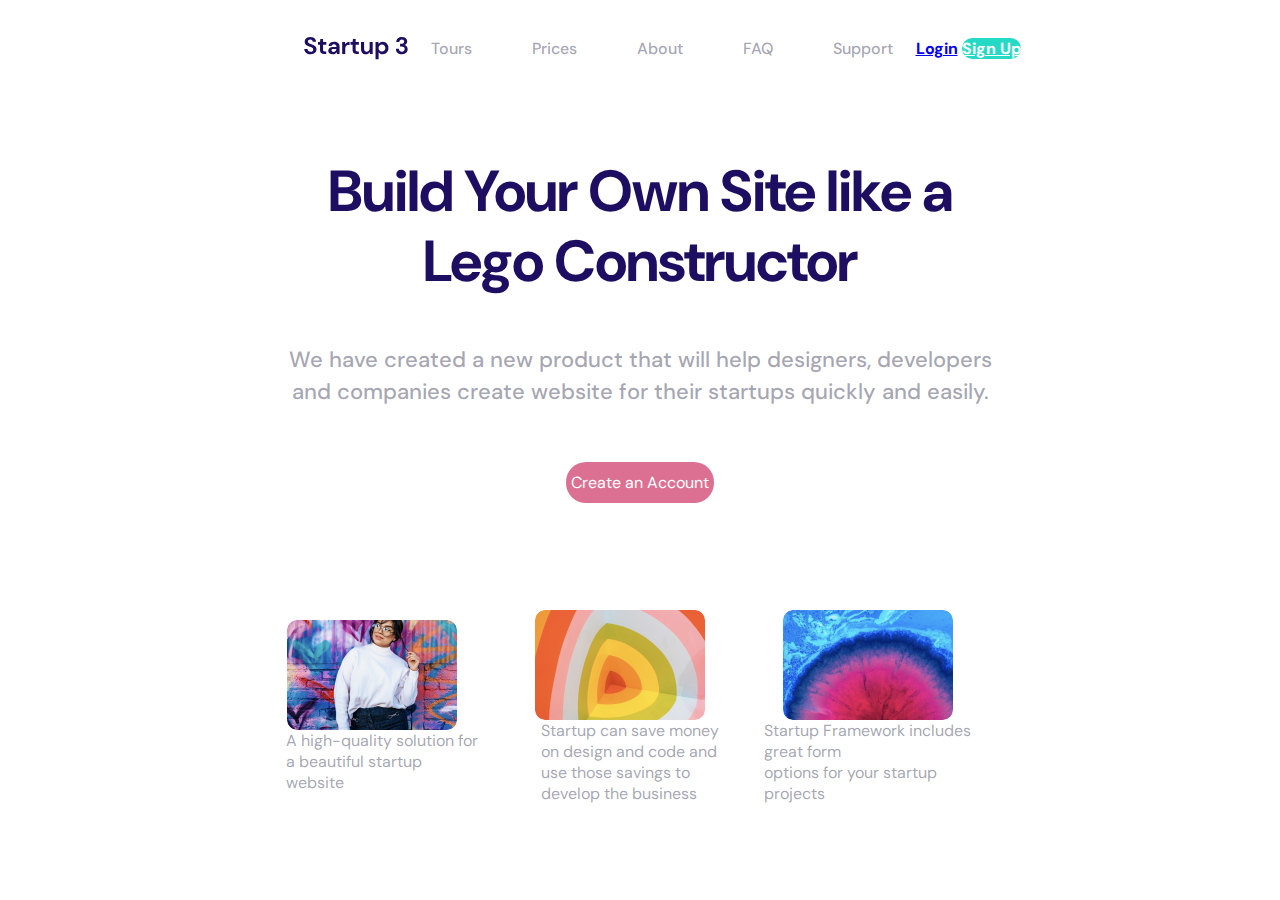
<file: index.html>
<!-- 1200 clicable logo camelcase 
 header full
 baner caontainer
 section 1 blue 
 container 
 
 footer
 -->
<!DOCTYPE html>
<html lang="en">
<head>
    <meta charset="UTF-8">
    <meta name="viewport" content="width=device-width, initial-scale=1.0">
    <title>Startup 3</title>
    <link rel="stylesheet" href="css.css">
    <style>
@import url('https://fonts.googleapis.com/css2?family=DM+Sans:ital,opsz,wght@0,9..40,100..1000;1,9..40,100..1000&display=swap');
</style>
</head>
<body>
    <div class="nav-container">
        <header>
            <img src="/assets/logo.svg" alt="" class="logo">
        <nav>
          
          <ul class="list">
            <li>Tours</li>
            <li>Prices</li>
            <li>About</li>
            <li>FAQ</li>
            <li>Support</li>
          </ul>
           </nav>
            <div class="buttons">
                <a href="Login.html" class="login">Login</a>
                <a href="Signup" class="signup">Sign Up</a>
            </div>
       
    </header>
    </div>
  <main>
    <div class="container2">
        <h1>Build Your Own Site like a Lego Constructor</h1>
        <p>We have created a new product that will help designers, developers and companies create website for their startups quickly and easily.</p>
        <a href="" class="acclink">Create an Account </a>
    </div>
    </main>
    <div class="container3">
       
        <div class="card">
            <img src="/assets/photo1.png" alt="" class="img">
            <p class="
            des">A high-quality solution for <br> a beautiful startup <br> website</p>
        </div>
        <div class="card">
            <img src="/assets/photo2.png" alt="" class="img" id="line">
            <p class="des">Startup can save money <br> on design and code and <br> use those savings to <br> develop the business </p>
        </div>
        <div class="card">
            <img src="/assets/photo3.png" alt="" class="img">
            <p class="des">Startup Framework includes great form <br> options for your startup <br> projects</p>
    </div>

</body>
</html>
</file>
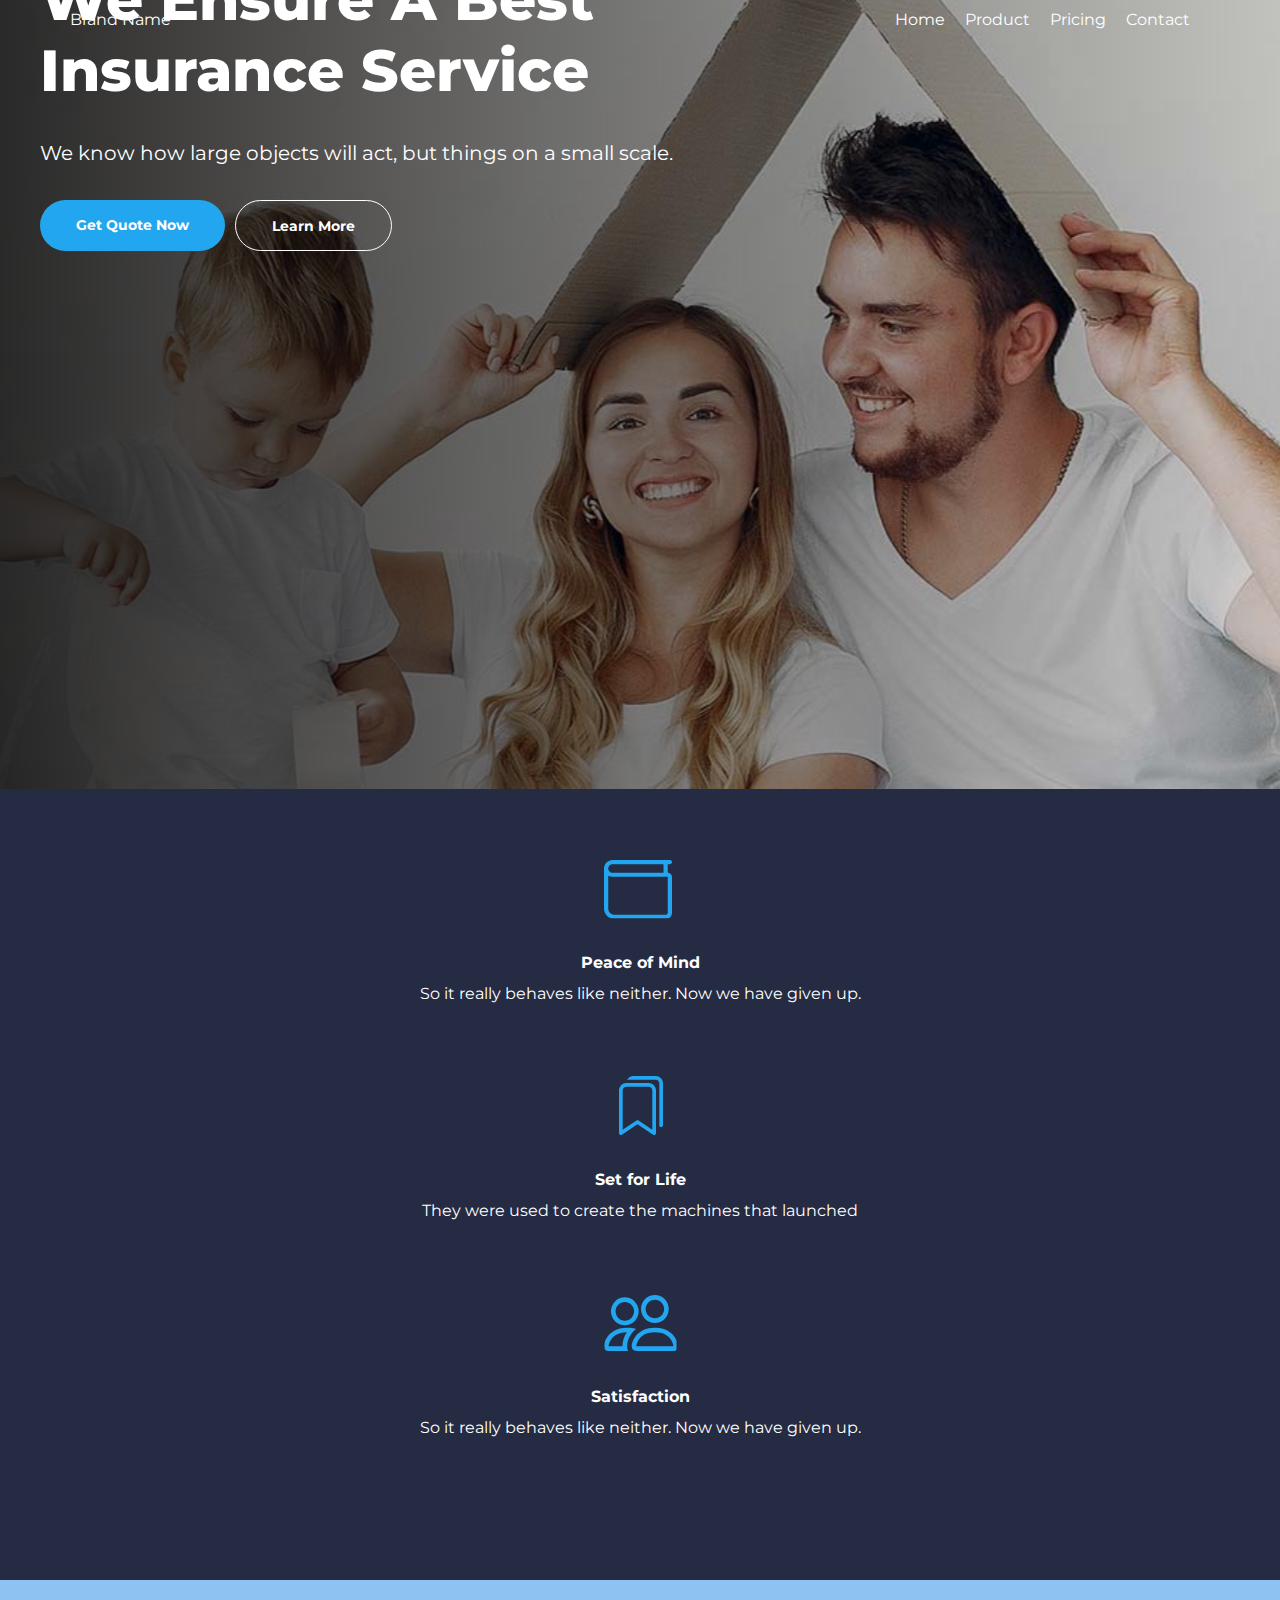
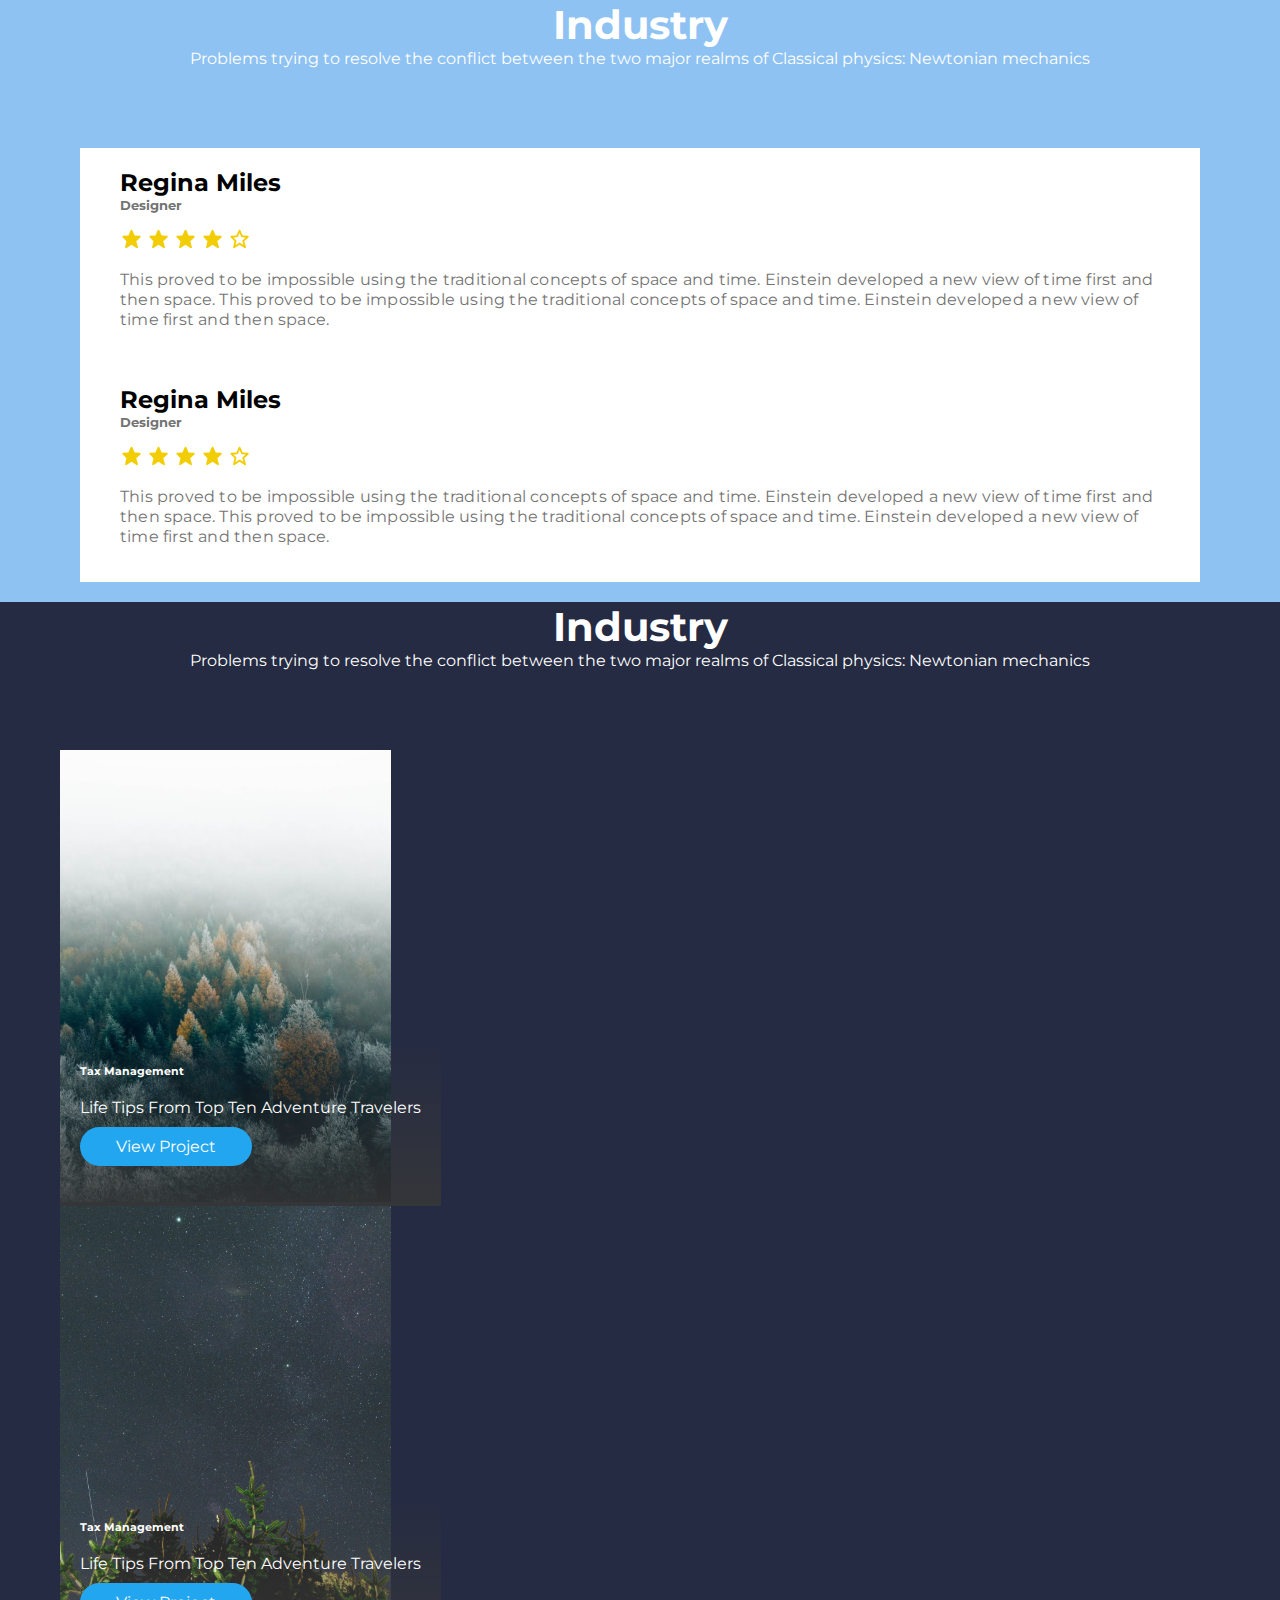
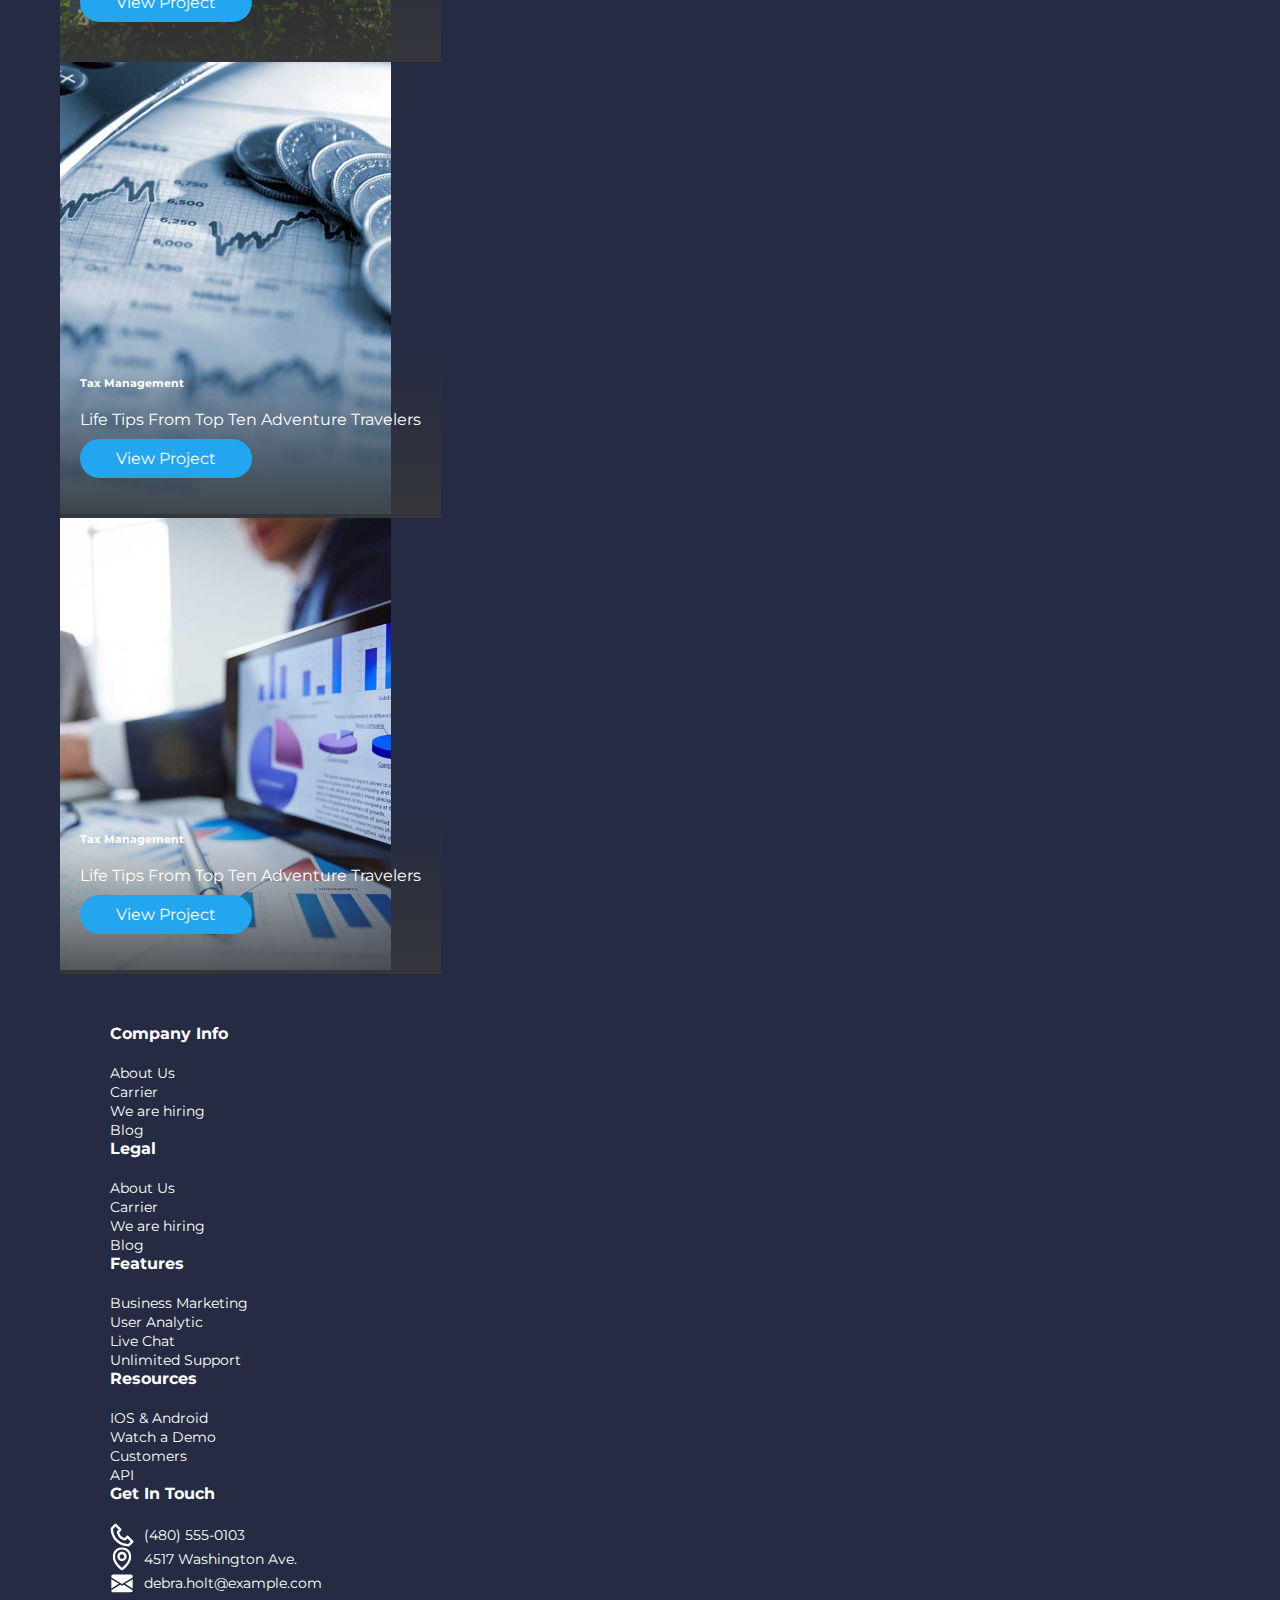
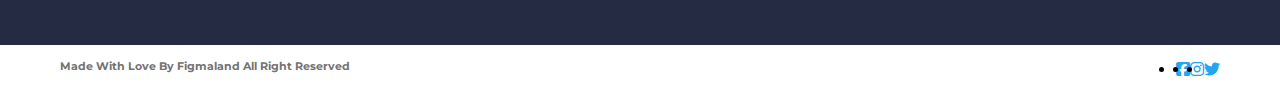
<file: Assignment 4/index.html>
<!DOCTYPE html>
<html lang="en">
  <head>
    <meta charset="UTF-8" />
    <meta name="viewport" content="width=device-width, initial-scale=1.0" />
    <title>Insurance Service</title>
    <link rel="stylesheet" href="/Assignment 4/css/style.css" />
    <link rel="stylesheet" href="https://cdnjs.cloudflare.com/ajax/libs/font-awesome/6.7.2/css/all.min.css" integrity="sha512-Evv84Mr4kqVGRNSgIGL/F/aIDqQb7xQ2vcrdIwxfjThSH8CSR7PBEakCr51Ck+w+/U6swU2Im1vVX0SVk9ABhg==" crossorigin="anonymous" referrerpolicy="no-referrer" />
  </head>
  <body>
    <!-- header -->
    <header>
      <div class="container">
        <div class="header">
          <div class="companyLogo">
            <!-- <img src="" alt="" /> -->
            Brand Name
          </div>
          <div class="navbar">
            <div class="navLinks">
              <ul>
                <li><a href="">Home</a></li>
                <li><a href="">Product</a></li>
                <li><a href="">Pricing</a></li>
                <li><a href="">Contact</a></li>
              </ul>
            </div>
            <div class="navButtons">
              <a href="">Login</a>
              <div class="membership">
                <a href=""
                  >Become a Member
                  <img src="/Assignment 4/images/arrow.svg" alt=""
                /></a>
              </div>
            </div>
          </div>
        </div>
      </div>
    </header>
    <!-- banner -->
    <section class="banner">
      <div class="container">
        <div class="bannerHeading">
          <h1>
            We Ensure A Best <br />
            Insurance Service
          </h1>
          <p>
            We know how large objects will act, but things on a small scale.
          </p>
        </div>
        <div class="bannerButtons">
          <div class="qouteButton">
            <a href="#">Get Quote Now</a>
          </div>
          <div class="learnMore">
          <a href="#">Learn More</a>
        </div>
      </div>
    </section>
    <!-- Description  -->
    <section class="description">
      <div class="container">
        <div class="descriptionContent">
          <!-- Desc 1 -->
          <div class="content">
            <div class="descriptionImg">
              <img src="/Assignment 4/images/peaceofmind.svg" alt="" />
            </div>     
              <h4>Peace of Mind</h4>
              <p>So it really behaves like neither. Now we have given up.</p>
          </div>
          <!-- Desc 2 -->
          <div class="content">
            <div class="descriptionImg">
              <img src="/Assignment 4/images/setforlife.svg" alt="" />
            </div>
            <div class="contentDesc">
              <h4>Set for Life</h4>
              <p>They were used to create the 
machines that launched </p>
            </div>
          </div>
          <!-- Desc 3 -->
          <div class="content">
            <div class="descriptionImg">
              <img src="/Assignment 4/images/satisfaction.svg" alt="" />
            </div>
            <div>
              <h4>Satisfaction</h4>
              <p>So it really behaves like neither. Now we have given up.</p>
            </div>
          </div>
        </div>
      </div>
    </section>

    <!-- Industry Desginers Section -->
    <section class="industry">
      <div class="container">
        <div class="industryContent">
          <div class="industryHeading">
            <h3>Industry</h3>
            <p>
              Problems trying to resolve the conflict between the two major
              realms of Classical physics: Newtonian mechanics
            </p>
          </div>
          <!-- main card  -->
          <div class="desginerCard">
            <!-- card1 -->
            <div class="designer">
              <div class="profileImg">
                <img src="/Assignment 4/images/profile1.jpg" alt="">
              </div>
              <div class="designerInformation">
                <h4>Regina Miles</h4>
                <h5>Designer</h5>
                <img src="/Assignment 4/images/rating.svg" alt="" />
                <p>
                  This proved to be impossible using the traditional concepts of
                  space and time. Einstein developed a new view of time first
                  and then space. This proved to be impossible using the
                  traditional concepts of space and time. Einstein developed a
                  new view of time first and then space.
                </p>
              </div>
            </div>
            <!-- card2 -->
            <div class="designer">
              <div class="profileImg">
                <img src="/Assignment 4/images/profile2.jpg" alt="">
              </div>
              <div class="designerInformation">
                <h4>Regina Miles</h4>
                <h5>Designer</h5>
                <img src="/Assignment 4/images/rating.svg" alt="" />
                <p>
                  This proved to be impossible using the traditional concepts of
                  space and time. Einstein developed a new view of time first
                  and then space. This proved to be impossible using the
                  traditional concepts of space and time. Einstein developed a
                  new view of time first and then space.
                </p>
              </div>
            </div>
          </div>
        </div>
      </div>
    </section>

    <!-- Industry Projects cards  -->

    <section class="industryProjectsCards">
      <div class="container">
          <div class="industryHeading">
            <h3>Industry</h3>
            <p>
              Problems trying to resolve the conflict between the two major
              realms of Classical physics: Newtonian mechanics
            </p>
          </div>
          <div class="projectCards">
            <!-- Project card1 -->
            <div class="projectCardContent">
              <div class="projectImg">
                <img src="/Assignment 4/images/indusrtyCard1.svg" alt="" />
              </div>
              <div class="projectDescription">
                <h6>Tax Management</h6>
                <p>Life Tips From Top Ten Adventure Travelers</p>
                <div class="viewProject">
                <a href="">View Project</a>
              </div>  
              </div>
            </div>

            <!-- card2 -->
            <div class="projectCardContent">
              <div class="img">
                <img src="/Assignment 4/images/industryCard2.svg" alt="" />
              </div>
                <div class="projectDescription">
                <h6>Tax Management</h6>
                <p>Life Tips From Top Ten Adventure Travelers</p>
                <div class="viewProject">
                <a href="">View Project</a>
            </div>
            </div>
            </div>

            <!-- card3 -->
            <div class="projectCardContent">
              <div class="img">
                <img src="/Assignment 4/images/industryCard3.svg" alt="" />
              </div>
                <div class="projectDescription">
                <h6>Tax Management</h6>
                <p>Life Tips From Top Ten Adventure Travelers</p>
                <div class="viewProject">
                <a href="">View Project</a>
            </div>
            </div>
            </div>

            <!-- card4 -->
           <div class="projectCardContent">
              <div class="img">
                <img src="/Assignment 4/images/industryCard4.svg" alt="" />
              </div>
                <div class="projectDescription">
                <h6>Tax Management</h6>
                <p>Life Tips From Top Ten Adventure Travelers</p>
                <div class="viewProject">
                <a href="">View Project</a>
            </div>
            </div>
            </div>

          </div>
        </div>
   
    </section>
       <!-- Footer -->
    <section class="footer">
      <div class="container">
        <div class="footerContents">
          <!-- firstrow  -->
          <div class="firstRow">
            <ul>
              <li><h5>Company Info</h5></li>
              <li><a href="">About Us</a></li>
              <li><a href="">Carrier</a></li>
              <li><a href="">We are hiring</a></li>
              <li><a href="">Blog</a></li>
            </ul>
          </div>
          <!-- secondrow  -->
            <div class="firstRow">
            <ul>
              <li><h5>Legal</h5></li>
              <li><a href="">About Us</a></li>
              <li><a href="">Carrier</a></li>
              <li><a href="">We are hiring</a></li>
              <li><a href="">Blog</a></li>
            </ul>
          </div>
          <!-- thirdrow  -->
            <div class="firstRow">
            <ul>
              <li><h5>Features</h5></li>
              <li><a href="">Business Marketing</a></li>
              <li><a href="">User Analytic</a></li>
              <li><a href="">Live Chat</a></li>
              <li><a href="">Unlimited Support</a></li>
            </ul>
          </div>
          <!-- fourthrow  -->
            <div class="firstRow">
            <ul>
              <li><h5>Resources</h5></li>
              <li><a href="">IOS & Android</a></li>
              <li><a href="">Watch a Demo</a></li>
              <li><a href="">Customers</a></li>
              <li><a href="">API</a></li>
            </ul>
          </div>
          <!-- fifthrow  -->
            <div class="firstRow">
            <ul>
              <li><h5>Get In Touch</h5></li>
              <li> <div class="footerImg"><img src="/Assignment 4/images/call.svg" alt=""><span>(480) 555-0103</span> </div></li>
              <li> <div class="footerImg"><img src="/Assignment 4/images/gps.svg" alt=""><span>4517 Washington Ave.</span></div></li>
              <li> <div class="footerImg"><img src="/Assignment 4/images/email.svg" alt=""><span>debra.holt@example.com</span></div></li>
            </ul>
          </div>
        </div>
      </div>
    </section>

    <footer>
      <div class="container">
        <div class="bottomFooter">
          <h6>Made With Love By Figmaland All Right Reserved </h6>
          <ul class="socialMedia">
            <li> <a href="facebook.com">
              <i class="fa fa-brands fa-facebook-square"></i >
              </a>
            </li>
            <li> <a href="instagram.com">
              <i class="fa fa-brands fa-instagram"></i>
            </a>
          </li>
            <li>
              <a href="twitter.com">
              <i class="fa fa-brands fa-twitter"></i>
            </a>
            </li>
          </ul>
        </div>
      </div>
    </footer>
  </body>
</html>
</file>
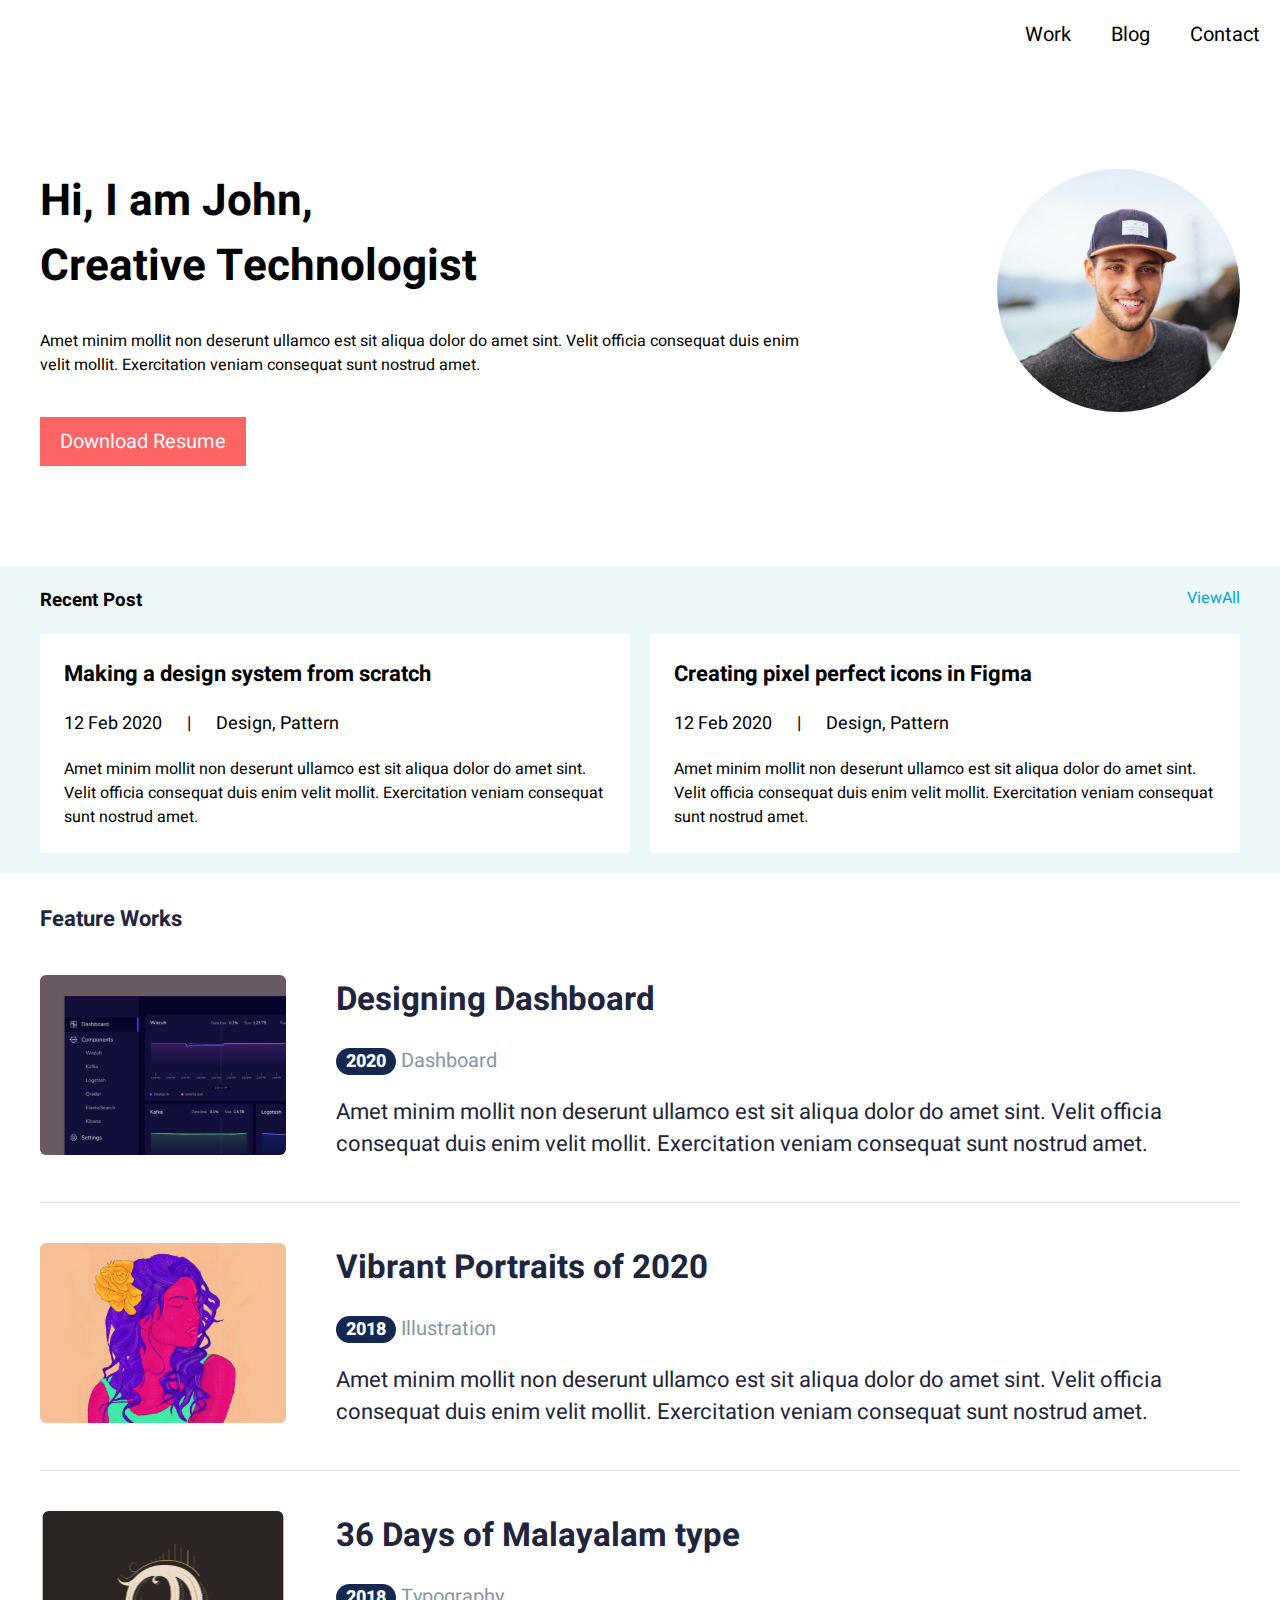
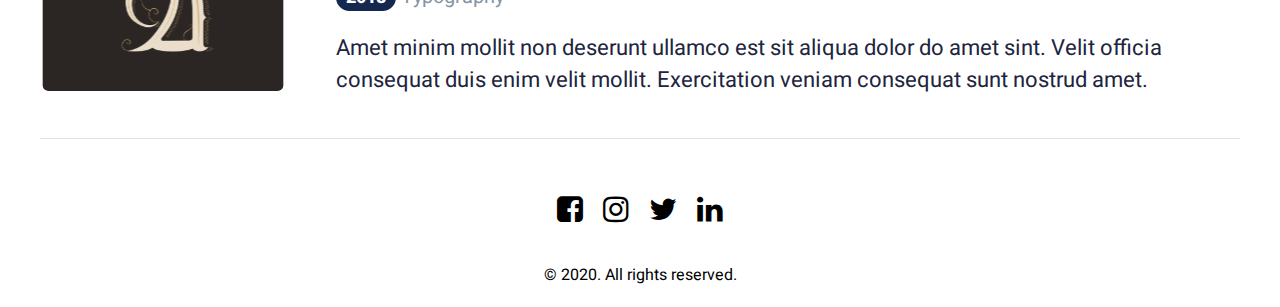
<file: Assignment 5/index.html>
<!DOCTYPE html>
<html lang="en">
  <head>
    <meta charset="UTF-8" />
    <meta name="viewport" content="width=device-width, initial-scale=1.0" />
    <title>Document</title>
    <link rel="stylesheet" href="/Assignment 5/css/style.css" />
    <link rel="stylesheet" href="css/responsive.css">
    <link
      rel="stylesheet"
      href="https://cdnjs.cloudflare.com/ajax/libs/font-awesome/4.7.0/css/font-awesome.min.css"
    />

  </head>
  <body>
    <!-- header  -->
    <header>
      <nav class="navbar">
        <ul class="nav-links">
          <li><a href="work.html">Work</a></li>
          <li><a href="blog.html">Blog</a></li>
          <li><a href="contact.html">Contact</a></li>
        </ul>
      </nav>
      <div class="hamburger">
        <img src="/Assignment 5/images/hamburger.svg" alt="">
      </div>
    </header>
    <!-- banner  -->
    <section class="banner">
      <div class="container">
        <div class="profile">
        <div class="profileData">
          <h1>Hi, I am John,<br />Creative Technologist</h1>
          <p>
            Amet minim mollit non deserunt ullamco est sit aliqua dolor do amet
            sint. Velit officia consequat duis enim velit mollit.
            Exercitation veniam consequat sunt nostrud amet.
          </p>
          <a href="download.html">Download Resume</a>
        </div>
        <div class="profileImg">
          <img src="/Assignment 5/images/Johnphoto.png" alt="" />
        </div>
        </div>
      </div>
    </section>

    <!-- Recent Posts  -->
    <section class="postSection">
      <div class="container">
        <div class="postContent">
          <div class="recentButton"><h3>Recent Post</h3>
          <div class="viewAll"><a href="#">ViewAll</a></div>
          </div>
          <!-- posts  -->
          <div class="recentPosts">
            <!-- post 1  -->
            <div class="postData">
              <h2>Making a design system from scratch</h2>
              <div class="cardDates">
                <span>12 Feb 2020</span> | <span>Design, Pattern</span>
              </div>
              <p>
                Amet minim mollit non deserunt ullamco est sit aliqua dolor do
                amet sint. Velit officia consequat duis enim velit mollit.
                Exercitation veniam consequat sunt nostrud amet.
              </p>
            </div>
            <!-- post 2  -->
             <div class="postData">
              <h2>Creating pixel perfect icons in Figma</h2>
              <div class="cardDates ">
                <span>12 Feb 2020</span> | <span>Design, Pattern</span>
              </div>
              <p>
                Amet minim mollit non deserunt ullamco est sit aliqua dolor do
                amet sint. Velit officia consequat duis enim velit mollit.
                Exercitation veniam consequat sunt nostrud amet.
              </p>
            </div>
            </div>
          </div>
        </div>
      </div>
    </section>
      <!-- feature works -->
     <section class="">
           <div class="container">
             <div class="featureWorks">
                <h3>Feature Works</h3>
                <!-- Feature work card  -->
                 <div class="featureCard">
                    <div class="featureImg">
                         <img src="/Assignment 5/images/featureImg1.svg"  alt="" />
                    </div>
                    <div class="featureDesc">
                        <h2>Designing Dashboard</h2>
                        <div class="featureYear">
                              <span class="year">2020</span>
                               <span class="topic">Dashboard</span>
                        </div>
                        <p>Amet minim mollit non deserunt ullamco est sit aliqua dolor do amet sint. Velit officia consequat duis enim velit mollit. Exercitation veniam consequat sunt nostrud amet.
                        </p>
                    </div>
                 </div>
                 <!-- Feature work card 2  -->
                  <div class="featureCard">
                    <div class="featureImg">
                         <img src="/Assignment 5/images/featureImg2.svg"  alt="" />
                    </div>
                    <div class="featureDesc">
                        <h2>Vibrant Portraits of 2020</h2>
                        <div class="featureYear">
                              <span class="year">2018</span>
                               <span class="topic">Illustration</span>
                        </div>
                        <p>Amet minim mollit non deserunt ullamco est sit aliqua dolor do amet sint. Velit officia consequat duis enim velit mollit. Exercitation veniam consequat sunt nostrud amet.
                        </p>
                    </div>
                 </div>
                 <!-- Feature work card 3  -->
                  <div class="featureCard">
                    <div class="featureImg">
                         <img src="/Assignment 5/images/featureImg3.svg"  alt="" />
                    </div>
                    <div class="featureDesc">
                        <h2>36 Days of Malayalam type</h2>
                        <div class="featureYear">
                              <span class="year">2018</span>
                               <span class="topic">Typography</span>
                        </div>
                        <p>Amet minim mollit non deserunt ullamco est sit aliqua dolor do amet sint. Velit officia consequat duis enim velit mollit. Exercitation veniam consequat sunt nostrud amet.
                        </p>
                    </div>
                 </div>
             </div>
           </div>
     </section>

      <!-- Footer  -->
     <footer>
        <div class="elements">
        <ul>
          <li>
            <a href="facebook.com"><i class="fa fa-brands fa-facebook-square"></i></a>
          </li>
          <li>
            <a href="instagram.com"><i class="fa fa-brands fa-instagram"></i></a>
          </li>
          <li>
            <a href="twitter.com"><i class="fa fa-brands fa-twitter"></i>
            </a>
          </li>
          <li>
            <a href="linkdin.com"><i class="fa fa-brands fa-linkedin"></i></a>
          </li>
        </ul>
      </div>
      <div class="copyright">
        <div>© 2020. All rights reserved.</div>
      </div>
     </footer>
  </body>
</html>
</file>
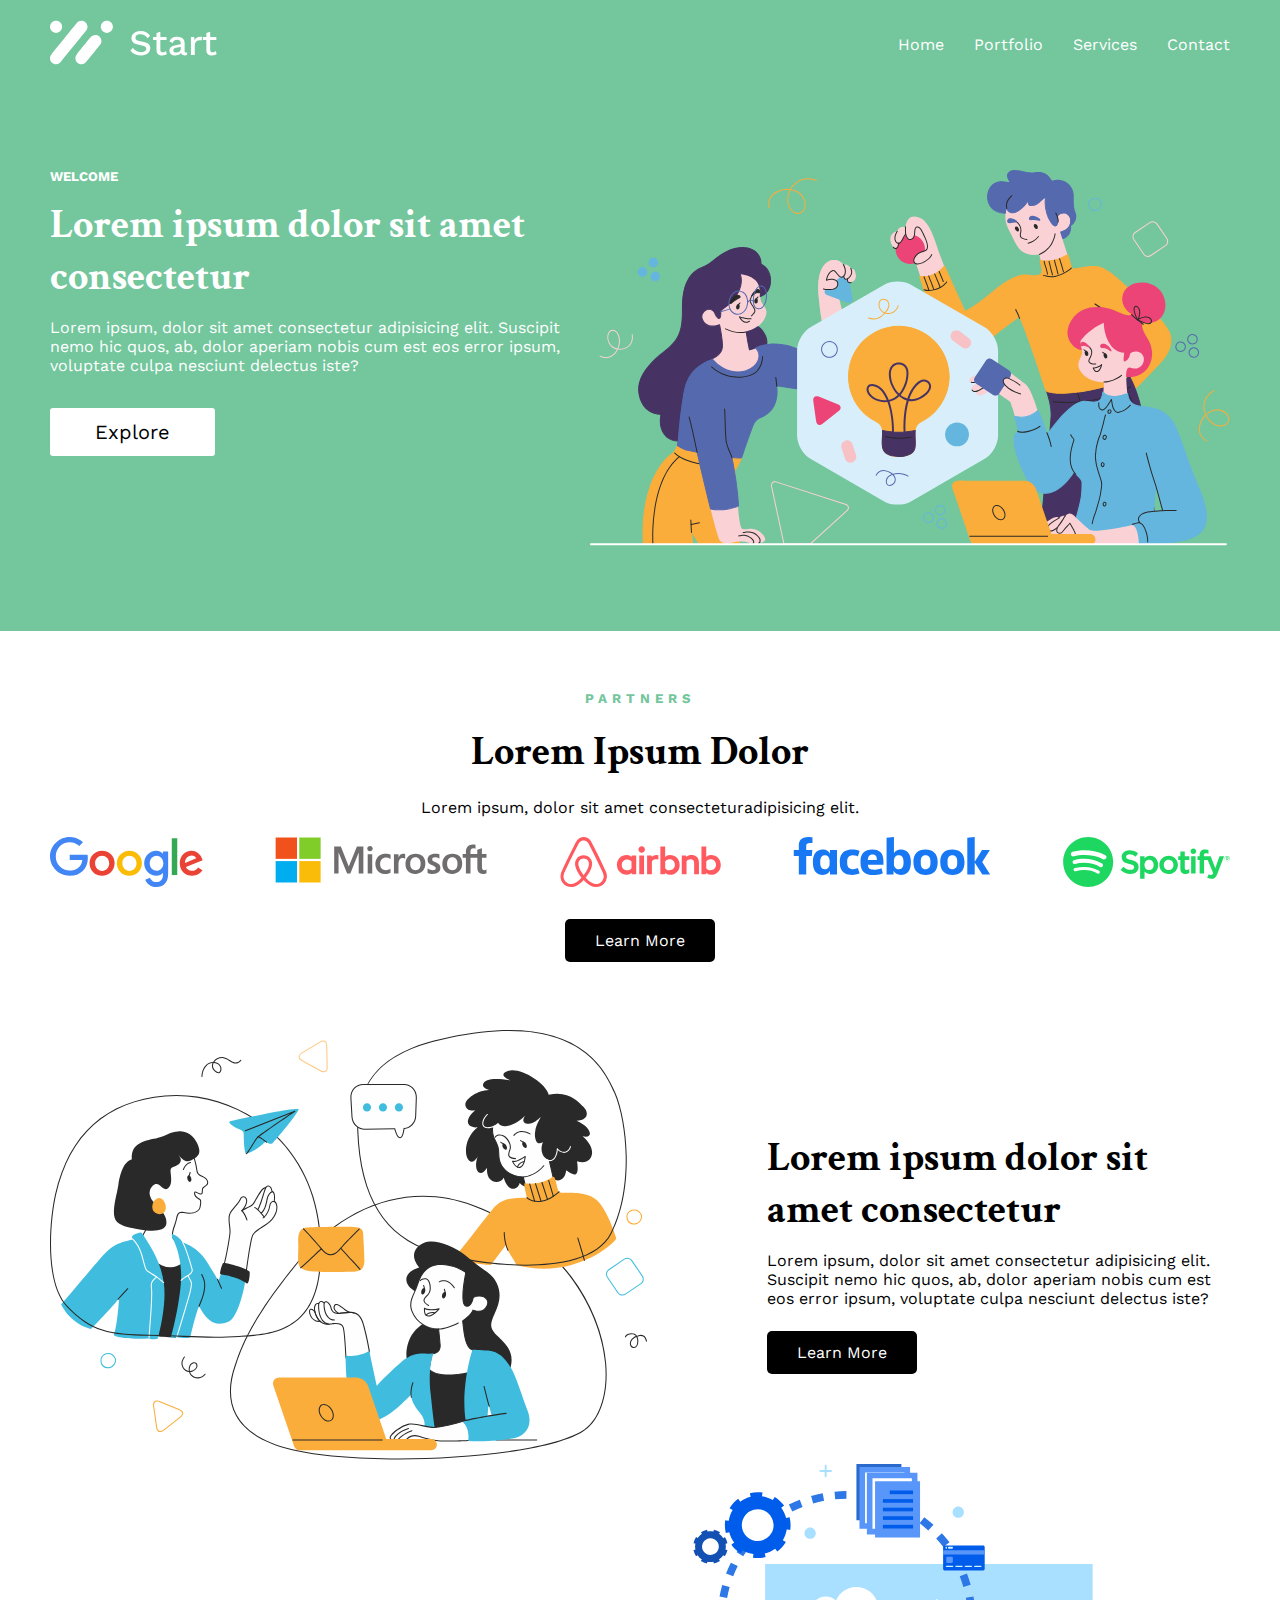
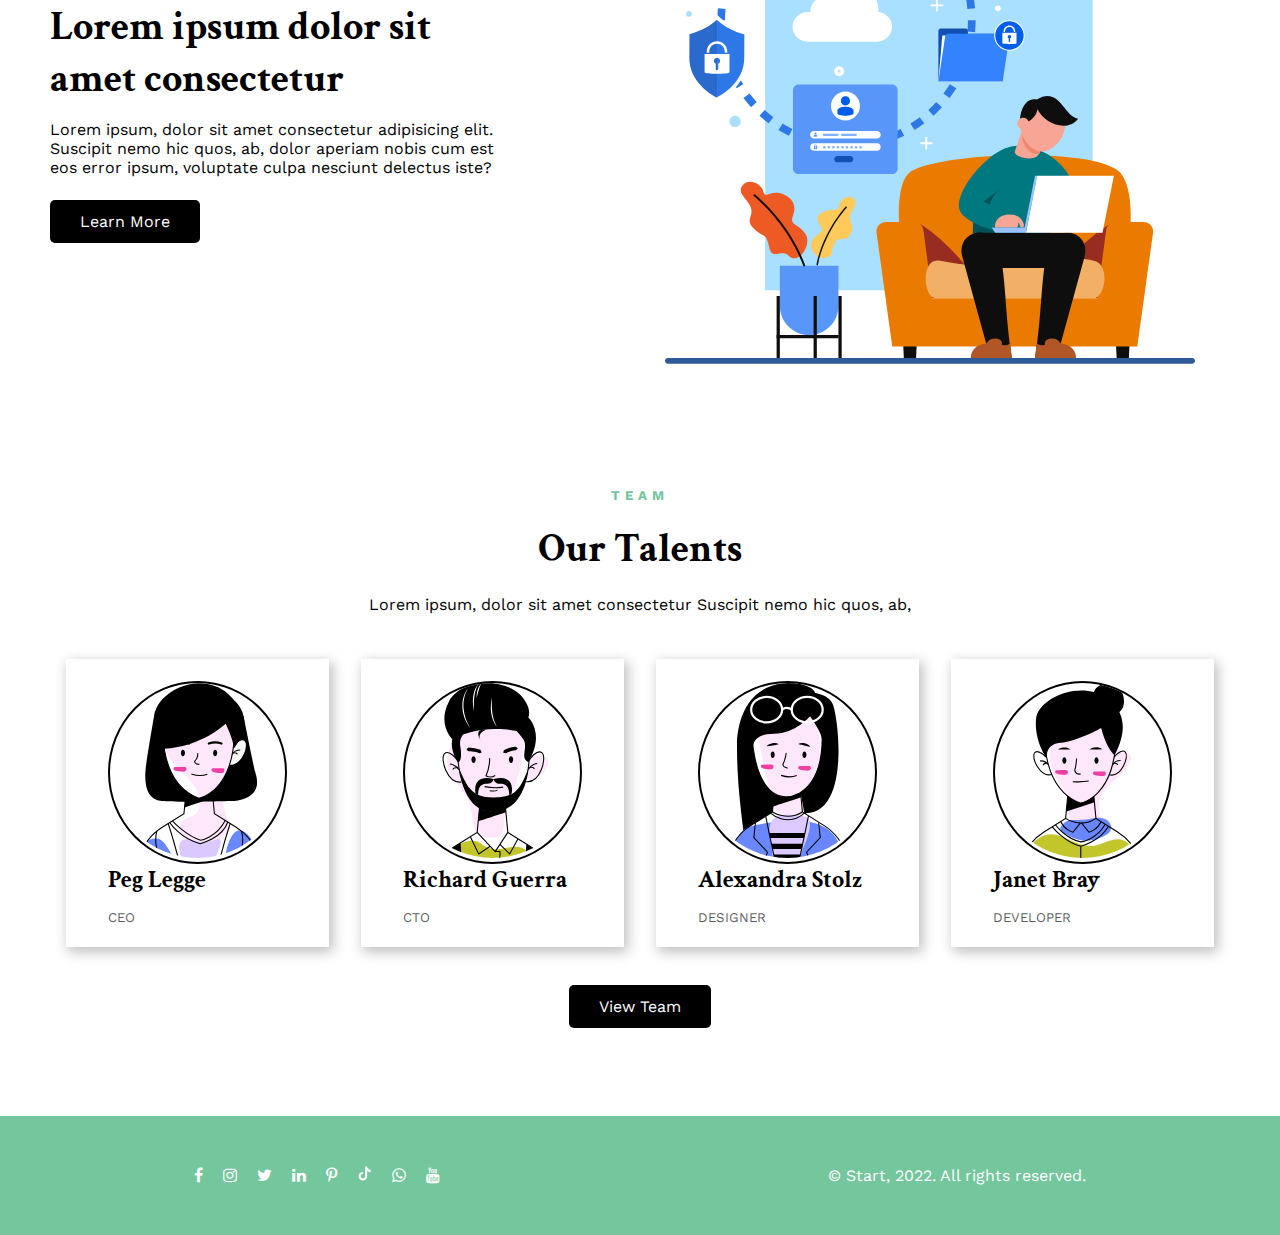
<file: Assignment 6/index.html>
<!DOCTYPE html>
<html lang="en">
  <head>
    <meta charset="UTF-8" />
    <meta name="viewport" content="width=device-width, initial-scale=1.0" />
    <title>Document</title>
    <link rel="stylesheet" href="/Assignment 6/css/style.css" />
    <link rel="stylesheet" href="/Assignment 6/css/responsive.css">
    <link
      rel="stylesheet"
      href="https://cdnjs.cloudflare.com/ajax/libs/font-awesome/4.7.0/css/font-awesome.min.css"
    />
  </head>
  <body>
    <!-- header  -->
    <header>
      <div class="container">
      <div class="companyNavbar">
      <div class="companyLogo">
        <img src="/Assignment 6/images/companylogo.svg" alt="" />
      </div>
      <div class="navbar">
        <ul class="navLinks">
          <li><a href="/Assignment 6/index.html">Home</a></li>
          <li><a href="">Portfolio</a></li>
          <li><a href="/Assignment 6/services.html">Services</a></li>
          <li><a href="">Contact</a></li>
        </ul>
      </div>
      <div class="hamburger">
        <!-- <a href=""><i class="fa fa-solid fa-bars"></i></a> -->
         <a href=""><img src="/Assignment 6/images/hamburger.svg" alt=""></a>
      </div>
      </div>
      </div>
    </header>

    <!-- welcome banner  -->
    <section class="welcome">
      <div class="container">
        <div class="welcomeBanner">
          <div class="welcomeContent">
            <h5>WELCOME</h5>
            <h2>Lorem ipsum dolor sit amet consectetur</h2>
            <p>
              Lorem ipsum, dolor sit amet consectetur adipisicing elit. Suscipit
              nemo hic quos, ab, dolor aperiam nobis cum est eos error ipsum,
              voluptate culpa nesciunt delectus iste?
            </p>
            <a href="">Explore</a>
          </div>
          <div class="welcomeImg">
            <img src="/Assignment 6/images/welcome.svg" alt="">
          </div>
        </div>
      </div>
    </section>


    <!-- Partners  -->
     <section>
        <div class="container">
           <div class="partners">
            <div class="partnersContent">
            <div class="greenText">
            <h5>PARTNERS</h5>
            </div>
            <h2>Lorem Ipsum Dolor</h2>
            <p>Lorem ipsum, dolor sit amet consecteturadipisicing elit.</p>
            </div>
            <div class="partnerImgs">
                <ul>
                    <li><img src="/Assignment 6/images/google.svg" alt=""></li>
                    <li><img src="/Assignment 6/images/microsoft.svg" alt=""></li>
                    <li><img src="/Assignment 6/images/airbnb.svg" alt=""></li>
                    <li><img src="/Assignment 6/images/facebook.svg" alt=""></li>
                    <li><img src="/Assignment 6/images/spotify.svg" alt=""></li>
                </ul>
            </div>
            <div class="learnMore">
                <a href="">Learn More</a>
            </div>
           </div>
        </div>
     </section>


     <!-- Description  -->
    <section>
        <div class="container">
            <div class="description">
                <div class="descriptionBanner">
                    <div class="descImg1">
                        <img src="/Assignment 6/images/banner1Img.svg" alt="">
                    </div>
                
                <div class="descContent">
                    <h2>Lorem ipsum dolor sit amet consectetur </h2>
                    <p>Lorem ipsum, dolor sit amet consectetur adipisicing elit. Suscipit nemo hic quos, ab, dolor aperiam nobis cum est eos error ipsum, voluptate culpa nesciunt delectus iste?</p>
                    <div class="learnMore">
                    <a href="">Learn More</a>
                    </div>
                </div>
                </div>
                
                <!-- reverse description  -->

                <div class="descriptionBanner reverse">
                    <div class="descImg2">
                        <img src="/Assignment 6/images/banner2Img.svg" alt="">
                    </div>
                
                <div class="descContent">
                    <h2>Lorem ipsum dolor sit amet consectetur </h2>
                    <p>Lorem ipsum, dolor sit amet consectetur adipisicing elit. Suscipit nemo hic quos, ab, dolor aperiam nobis cum est eos error ipsum, voluptate culpa nesciunt delectus iste?</p>
                    <div class="learnMore">
                    <a href="">Learn More</a>
                    </div>
                </div>
            </div>
        </div>
      </div>
    </section>

    <!-- profiles  -->
    <section>
        <div class="container">
            <div class="profile">
              <div class="profileHeadings">
                <div class="greenText">
                <h5>TEAM</h5>
                </div>
                <h2>Our Talents</h2>
                <p>Lorem ipsum, dolor sit amet consectetur
                   Suscipit nemo hic quos, ab,</p>
              </div>
                <div class="profileCards">
                   <!-- profile 1  -->
                <div class="profileCard">
                    <div class="card">
                        <div class="profileImg">
                             <img src="/Assignment 6/images/profile1.svg" alt="">
                        </div>
                         <h4>Peg Legge</h4>
                         <h5>CEO</h5>
                    </div>
                </div>

                <!-- profile 2  -->
                 <div class="profileCard">
                    <div class="card">
                        <div class="profileImg">
                             <img src="/Assignment 6/images/profile2.svg" alt="">
                        </div>
                         <h4>Richard Guerra</h4>
                         <h5>CTO</h5>
                    </div>
                </div>
                 
                <!-- profile 3  -->
                 <div class="profileCard">
                    <div class="card">
                        <div class="profileImg">
                             <img src="/Assignment 6/images/profile3.svg" alt="">
                        </div>
                         <h4>Alexandra Stolz</h4>
                         <h5>DESIGNER</h5>
                    </div>
                </div>

                <!-- profile 4  -->
                 <div class="profileCard">
                    <div class="card">
                        <div class="profileImg">
                             <img src="/Assignment 6/images/profile4.svg" alt="">
                        </div>
                         <h4>Janet Bray</h4>
                         <h5>DEVELOPER</h5>
                    </div>
                </div>
                </div>
                <div class="viewTeam">
                  <a href="">View Team</a>
                </div>
            </div>
        </div>
    </section>

    <!-- footer  -->
     <footer>
        <div class="socialMedia">
          <div class="socialIcon">
          <ul>
          <li>
            <a href="facebook.com"><i class="fa fa-brands fa-facebook-f"></i></a>
          </li>
          <li>
            <a href="instagram.com"><i class="fa fa-brands fa-instagram"></i></a>
          </li>
          <li>
            <a href="twitter.com"><i class="fa fa-brands fa-twitter"></i>
            </a>
          </li>
          <li>
            <a href="linkdin.com"><i class="fa fa-brands fa-linkedin"></i></a>
          </li>
          <li><a href=""><i class="fa fa-brands fa-pinterest-p"></i></a>
          </li>
          <li>
            <a href=""><img src="/Assignment 6/images/socialmedia/tiktok.svg" alt=""></a>
          </li>
          <li>
            <a href=""><i class="fa fa-brands fa-whatsapp"></i></a>
          </li>
          <li>
            <a href=""><i class="fa fa-brands fa-youtube"></i></a>
          </li>
        </ul>
            </div>
            <div class="copyRight">
              © Start, 2022. All rights reserved.
            </div>
        </div>
     </footer>
  </body>
</html>
</file>
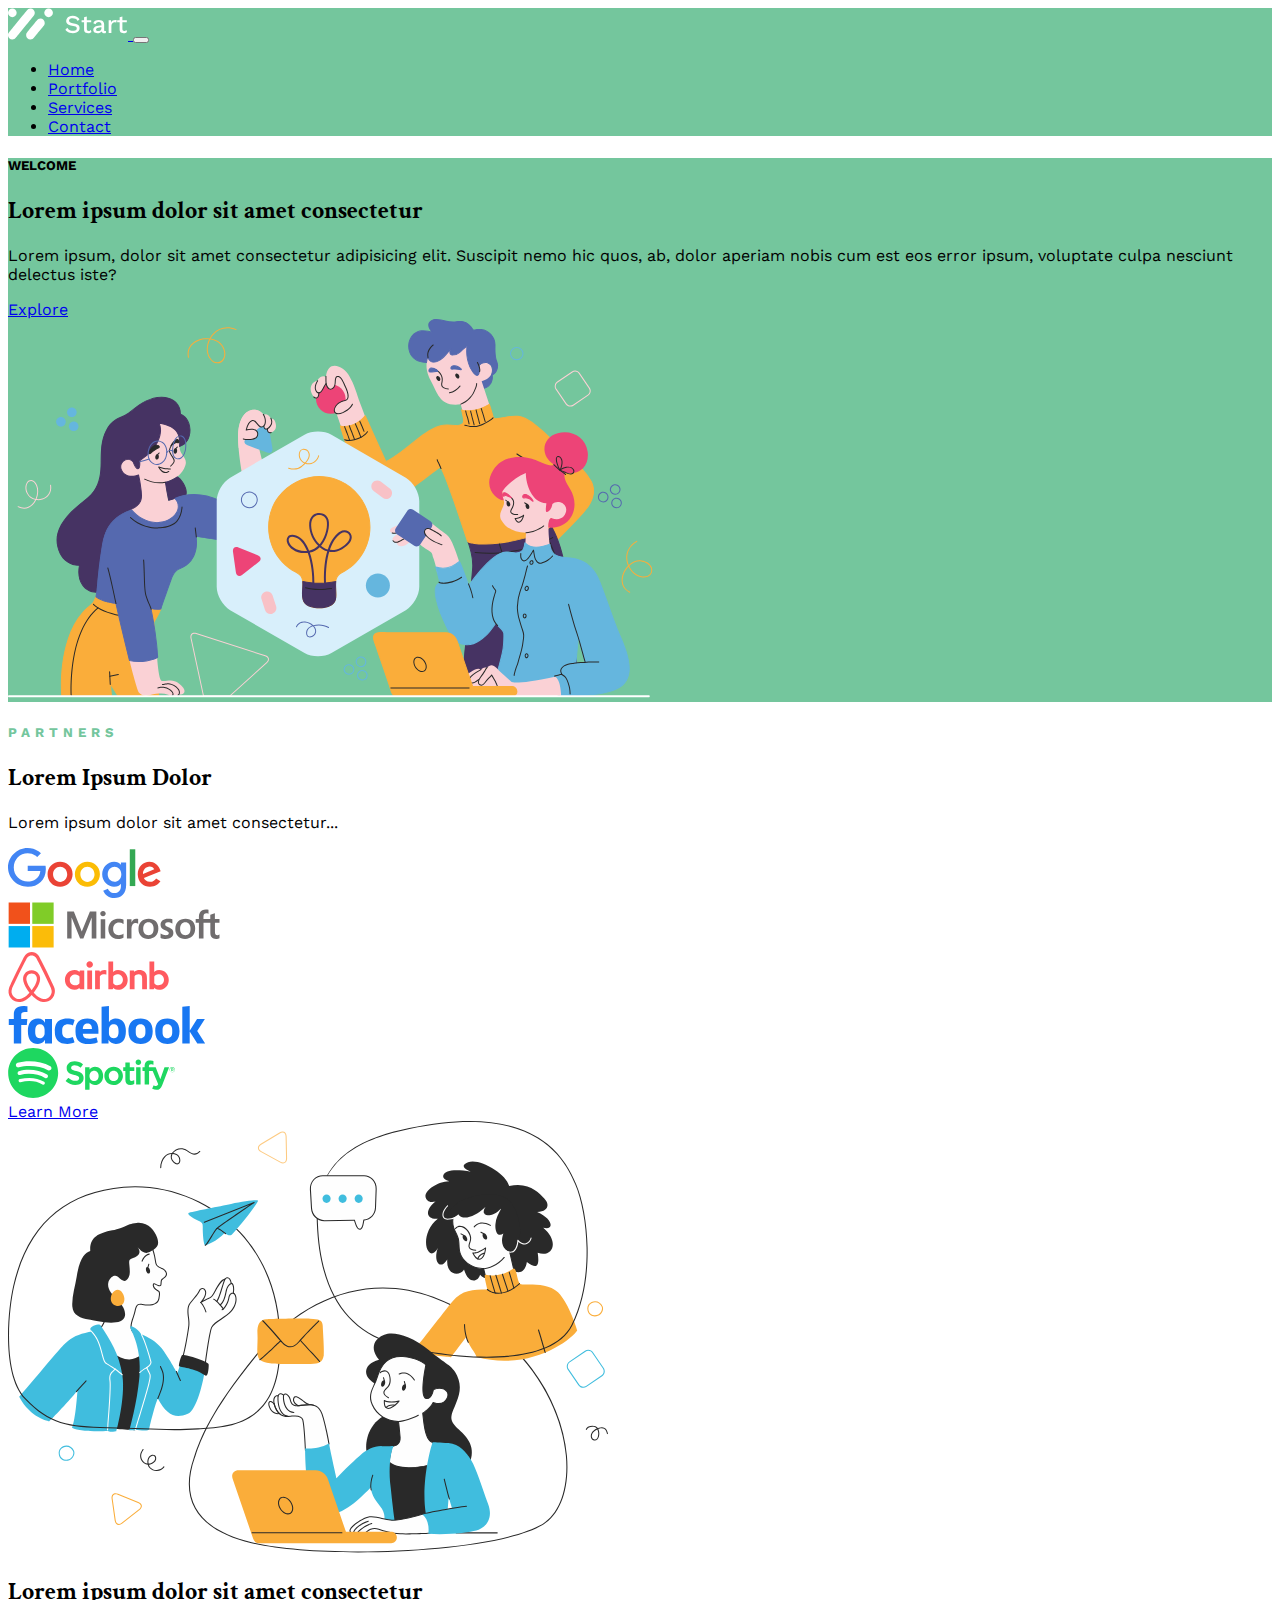
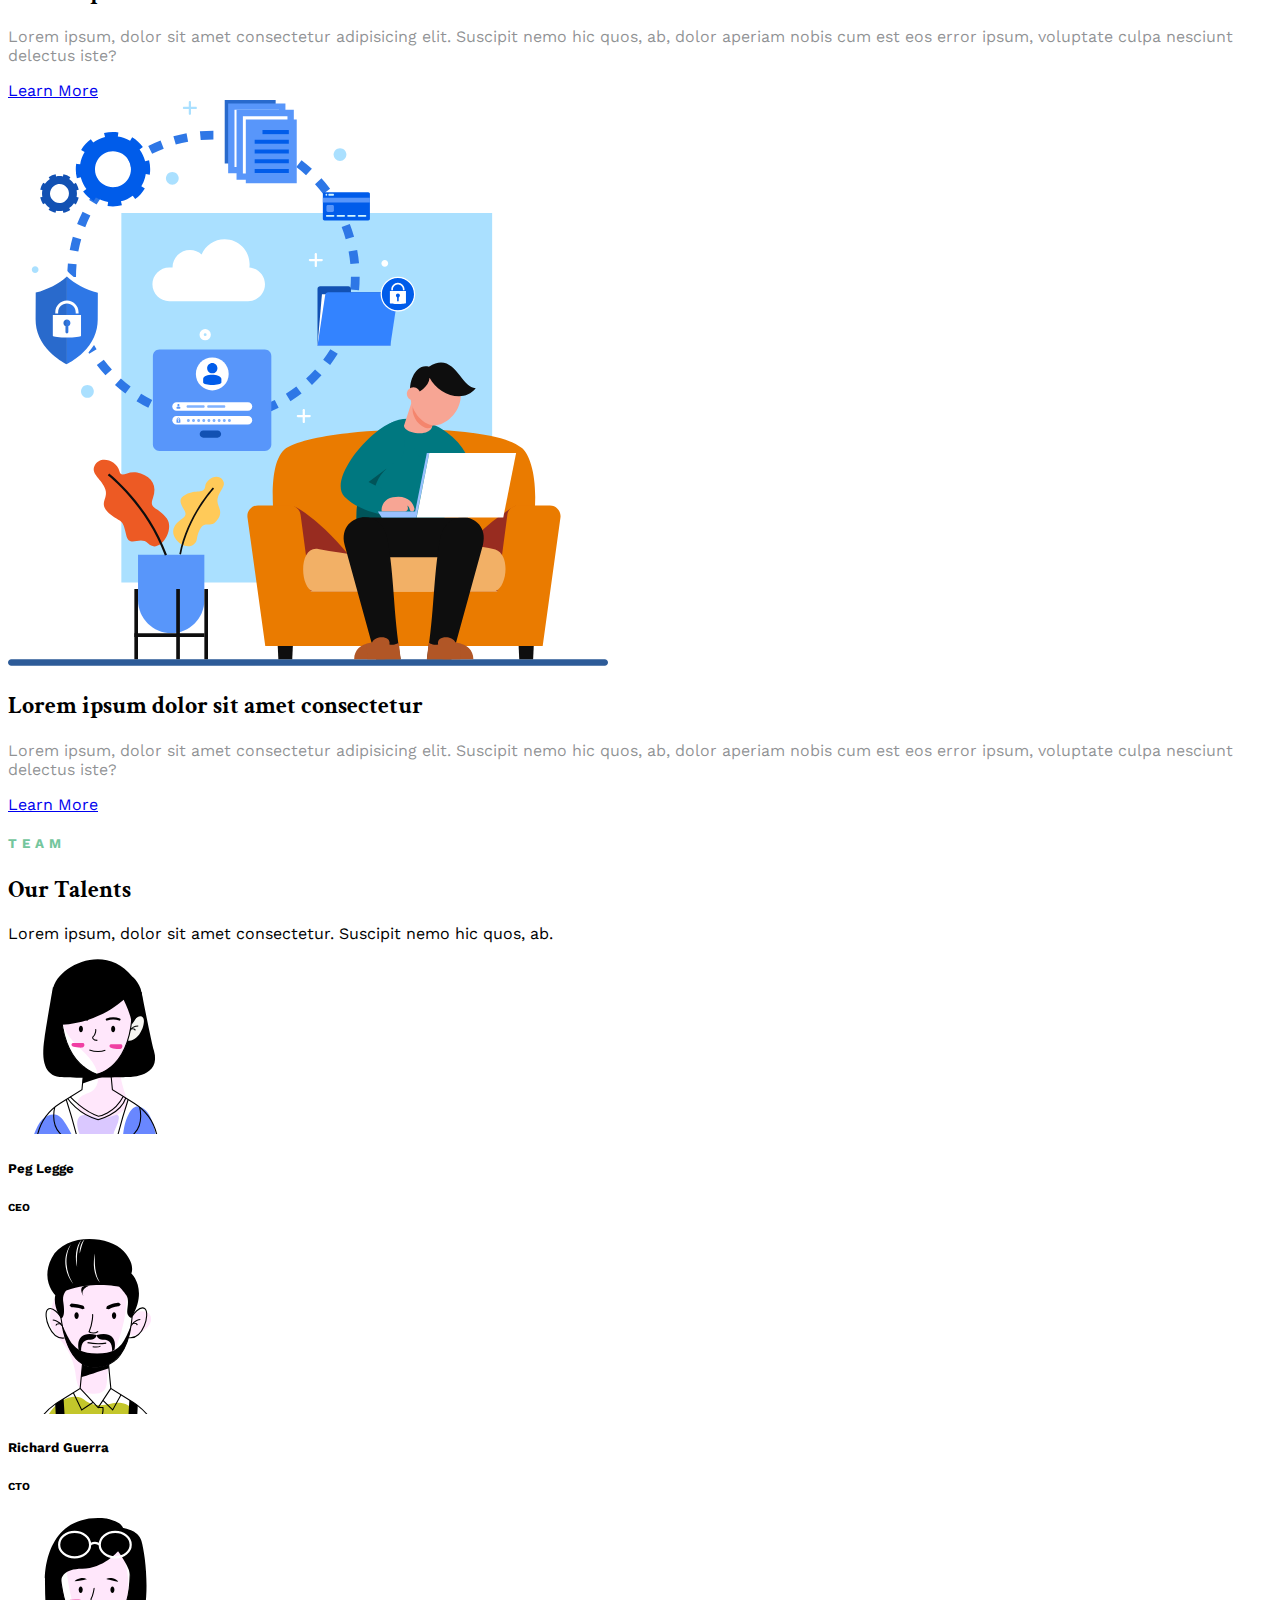
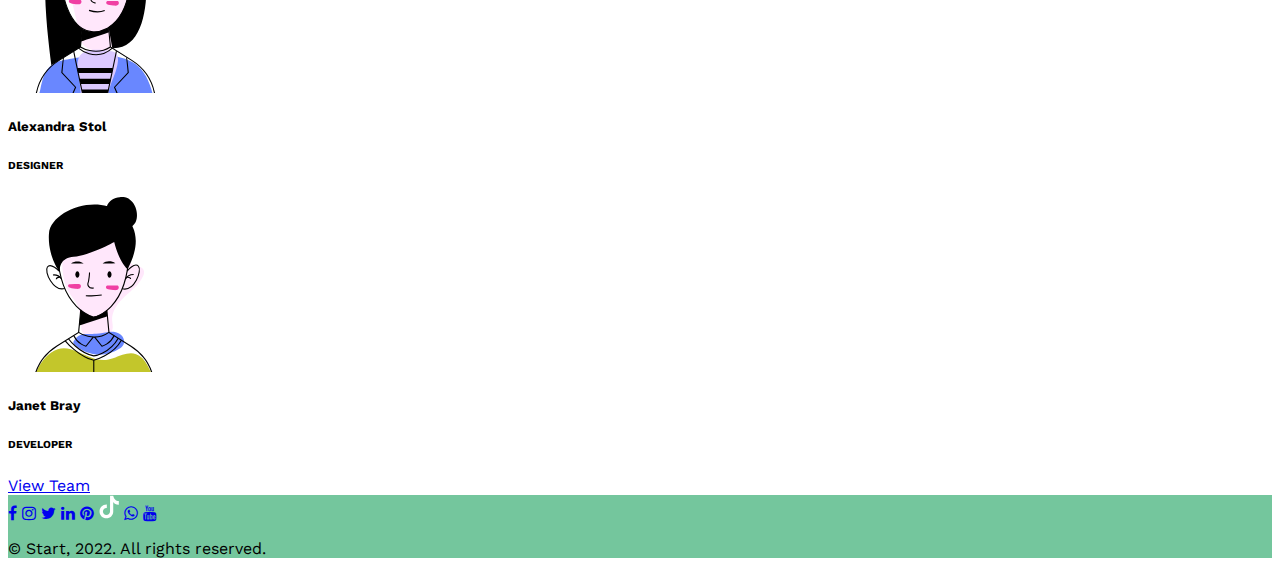
<file: Assignment 7/index.html>
<!DOCTYPE html>
<html lang="en">
  <head>
    <meta charset="utf-8" />
    <meta name="viewport" content="width=device-width, initial-scale=1" />
    <title>Bootstrap demo</title>
    <link
      href="https://cdn.jsdelivr.net/npm/bootstrap@5.3.7/dist/css/bootstrap.min.css"
      rel="stylesheet"
      integrity="sha384-LN+7fdVzj6u52u30Kp6M/trliBMCMKTyK833zpbD+pXdCLuTusPj697FH4R/5mcr"
      crossorigin="anonymous"
    />
    <link rel="stylesheet" href="/Assignment 7/css/style.css" />
    <link
      rel="stylesheet"
      href="https://cdnjs.cloudflare.com/ajax/libs/font-awesome/4.7.0/css/font-awesome.min.css"
    />
  </head>
  <body>
    <!-- header  -->
    <header>
      <nav class="navbar navbar-expand-lg bgGreen">
        <div class="container">
          <a class="navbar-brand" href="#">
            <img
              src="/Assignment 6/images/companylogo.svg"
              alt="Logo"
              width="120"
            />
          </a>
          <!-- toggleButton  -->
          <button
            class="navbar-toggler toggler"
            type="button"
            data-bs-toggle="collapse"
            data-bs-target="#navbarContent"
          >
            <span class="navbar-toggler-icon"></span>
          </button>

          <div class="collapse navbar-collapse text-light" id="navbarContent">
            <ul class="navbar-nav ms-auto mb-2 mb-lg-0">
              <li class="nav-item">
                <a class="nav-link text-white" href="/Assignment 6/index.html"
                  >Home</a
                >
              </li>
              <li class="nav-item">
                <a class="nav-link text-white" href="#">Portfolio</a>
              </li>
              <li class="nav-item">
                <a
                  class="nav-link text-white"
                  href="/Assignment 6/services.html"
                  >Services</a
                >
              </li>
              <li class="nav-item">
                <a class="nav-link text-white" href="#">Contact</a>
              </li>
            </ul>
          </div>
        </div>
      </nav>
    </header>

    <!-- section Banner  -->
    <section class="pt-5 pb-5 bgGreen">
      <div class="container">
        <div
          class="row align-items-center text-light d-flex flex-column-reverse flex-md-row px-2"
        >
          <div class="col-md-5">
            <h5>WELCOME</h5>
            <h2>Lorem ipsum dolor sit amet consectetur</h2>
            <p>
              Lorem ipsum, dolor sit amet consectetur adipisicing elit. Suscipit
              nemo hic quos, ab, dolor aperiam nobis cum est eos error ipsum,
              voluptate culpa nesciunt delectus iste?
            </p>
            <a href="#" class="btn btn-light px-5">Explore</a>
          </div>
          <div class="col-md-7">
            <img
              src="/Assignment 6/images/welcome.svg"
              alt=""
              class="img-fluid"
            />
          </div>
        </div>
      </div>
    </section>
    <!-- section partners  -->
    <section class="py-5 bg-light text-center">
      <div class="container">
        <div class="">
          <div class="color">
          <h5>PARTNERS</h5></div>
          <h2>Lorem Ipsum Dolor</h2>
          <p>Lorem ipsum dolor sit amet consectetur...</p>

          <div
            class="row justify-content-center my-4 d-flex flex-column align-content-center gap-3 flex-md-row"
          >
            <div class="col-6 col-sm-4 col-md-2">
              <img
                src="/Assignment 6/images/google.svg"
                class="img-fluid"
                alt=""
              />
            </div>
            <div class="col-6 col-sm-4 col-md-2">
              <img
                src="/Assignment 6/images/microsoft.svg"
                class="img-fluid"
                alt=""
              />
            </div>
            <div class="col-6 col-sm-4 col-md-2">
              <img
                src="/Assignment 6/images/airbnb.svg"
                class="img-fluid"
                alt=""
              />
            </div>
            <div class="col-6 col-sm-4 col-md-2">
              <img
                src="/Assignment 6/images/facebook.svg"
                class="img-fluid"
                alt=""
              />
            </div>
            <div class="col-6 col-sm-4 col-md-2">
              <img
                src="/Assignment 6/images/spotify.svg"
                class="img-fluid"
                alt=""
              />
            </div>
          </div>

          <a
            href="#"
            class="btn btn-outline-success btn-dark text-light border-0"
            >Learn More</a
          >
        </div>
      </div>
    </section>

    <!-- description  -->

    <section class="py-5">
      <div class="container">
        <div class="row align-items-center">
          <div class="col-md-6">
            <img
              src="/Assignment 6/images/banner1Img.svg"
              class="img-fluid"
              alt=""
            />
          </div>
          <div class="col-md-6">
            <h2>Lorem ipsum dolor sit amet consectetur</h2>
            <div class="paraColor">
            <p>
              Lorem ipsum, dolor sit amet consectetur adipisicing elit. Suscipit
              nemo hic quos, ab, dolor aperiam nobis cum est eos error ipsum,
              voluptate culpa nesciunt delectus iste?
            </p>
            </div>
            <a href="#" class="btn btn-dark">Learn More</a>
          </div>
        </div>

        <!-- Reverse row -->
        <div class="row align-items-center mt-5 flex-md-row-reverse">
          <div class="col-md-6">
            <img
              src="/Assignment 6/images/banner2Img.svg"
              class="img-fluid"
              alt=""
            />
          </div>
          <div class="col-md-6">
            <h2>Lorem ipsum dolor sit amet consectetur</h2>
            <div class="paraColor">
            <p>
              Lorem ipsum, dolor sit amet consectetur adipisicing elit. Suscipit
              nemo hic quos, ab, dolor aperiam nobis cum est eos error ipsum,
              voluptate culpa nesciunt delectus iste?
            </p>
            </div>
            <a href="#" class="btn btn-dark">Learn More</a>
          </div>
        </div>
      </div>
    </section>

    <!-- Team -->

    <section class="py-5 bg-light">
      <div class="container">
        <div class="text-center mb-5">
          <div class="heading color fw-bold letter-spacing">
            <h5>TEAM</h5>
          </div>
          <h2>Our Talents</h2>
          <p>
            Lorem ipsum, dolor sit amet consectetur. Suscipit nemo hic quos, ab.
          </p>
        </div>

        <div class="row g-4 justify-content-center mb-5 px-3">
          <!-- Profile Card 1 -->
          <div class="col-md-6 col-lg-3">
            <div
              class="card text-start shadow p-3 align-content-center justify-content-center"
            >
              <img
                src="/Assignment 6/images/profile1.svg"
                class="rounded-circle mx-auto mb-3 border border-dark"
                alt="Peg Legge"
                width="175"
                height="175"
              />
              <h5 class="fw-bold">Peg Legge</h5>
              <h6 class="text-muted">CEO</h6>
            </div>
          </div>

          <!-- Profile Card 2 -->
          <div class="col-md-6 col-lg-3">
            <div
              class="card text-start shadow p-3 align-content-center justify-content-center"
            >
              <img
                src="/Assignment 6/images/profile2.svg"
                class="rounded-circle mx-auto mb-3 border border-dark"
                alt="Richard Guerra"
                width="175"
                height="175"
              />
              <h5 class="fw-bold">Richard Guerra</h5>
              <h6 class="text-muted">CTO</h6>
            </div>
          </div>

          <!-- Profile Card 3 -->
          <div class="col-md-6 col-lg-3">
            <div
              class="card text-start shadow p-3 align-content-center justify-content-center"
            >
              <img
                src="/Assignment 6/images/profile3.svg"
                class="rounded-circle mx-auto mb-3 border border-dark"
                alt="Alexandra Stolz"
                width="175"
                height="175"
              />
              <h5 class="fw-bold">Alexandra Stol</h5>
              <h6 class="text-muted">DESIGNER</h6>
            </div>
          </div>

          <!-- Profile Card 4 -->
          <div class="col-md-6 col-lg-3">
            <div
              class="card text-start shadow p-3 align-content-center justify-content-center"
            >
              <img
                src="/Assignment 6/images/profile4.svg"
                class="rounded-circle mx-auto mb-3 border border-dark"
                alt="Janet Bray"
                width="175"
                height="175"
              />
              <h5 class="fw-bold">Janet Bray</h5>
              <h6 class="text-muted">DEVELOPER</h6>
            </div>
          </div>
        </div>

        <div class="text-center mb-4">
          <a href="#" class="btn btn-dark">View Team</a>
        </div>
      </div>
    </section>

    <!-- footer  -->

    <footer class="bgGreen text-white py-4">
      <div
        class="container text-center d-flex flex-column align-items-center justify-content-between flex-md-row justify-content-md-between"
      >
        <div class="mb-3 text-white mx-2 gap-2 ">
          <a href="https://facebook.com" class="text-white"
            ><i class="fa fa-facebook"></i
          ></a>
          <a href="https://instagram.com" class="text-white"
            ><i class="fa fa-instagram"></i
          ></a>
          <a href="https://twitter.com" class="text-white"
            ><i class="fa fa-twitter"></i
          ></a>
          <a href="https://linkedin.com" class="text-white"
            ><i class="fa fa-linkedin"></i
          ></a>
          <a href="#" class="text-white"><i class="fa fa-pinterest"></i></a>
          <a href="#"
            ><img
              src="/Assignment 6/images/socialmedia/tiktok.svg"
              width="20"
              alt="TikTok"
              class="text-white"
          /></a>
          <a href="#" class="text-white"><i class="fa fa-whatsapp"></i></a>
          <a href="#" class="text-white"><i class="fa fa-youtube"></i></a>
        </div>

        <p class="mb-0">© Start, 2022. All rights reserved.</p>
      </div>
    </footer>

    <script
      src="https://cdn.jsdelivr.net/npm/bootstrap@5.3.7/dist/js/bootstrap.bundle.min.js"
      integrity="sha384-ndDqU0Gzau9qJ1lfW4pNLlhNTkCfHzAVBReH9diLvGRem5+R9g2FzA8ZGN954O5Q"
      crossorigin="anonymous"
    ></script>
  </body>
</html>
</file>
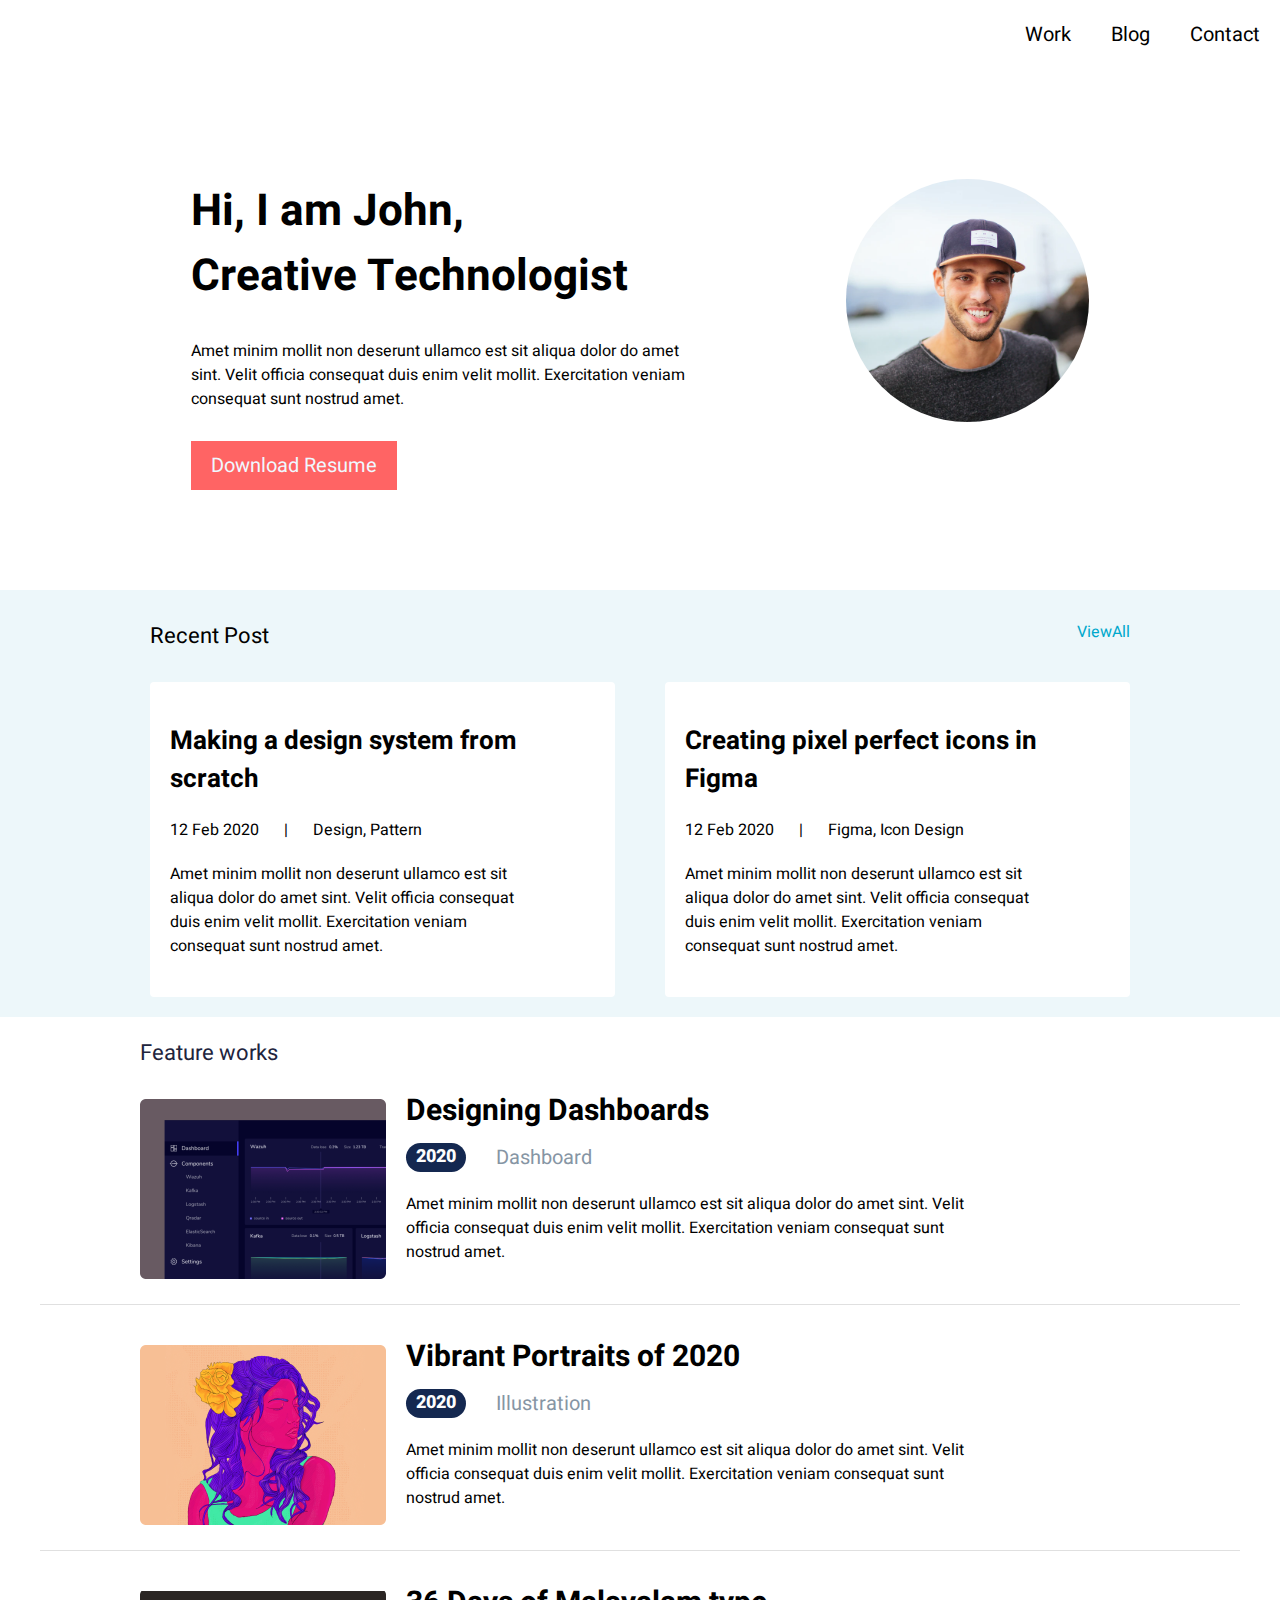
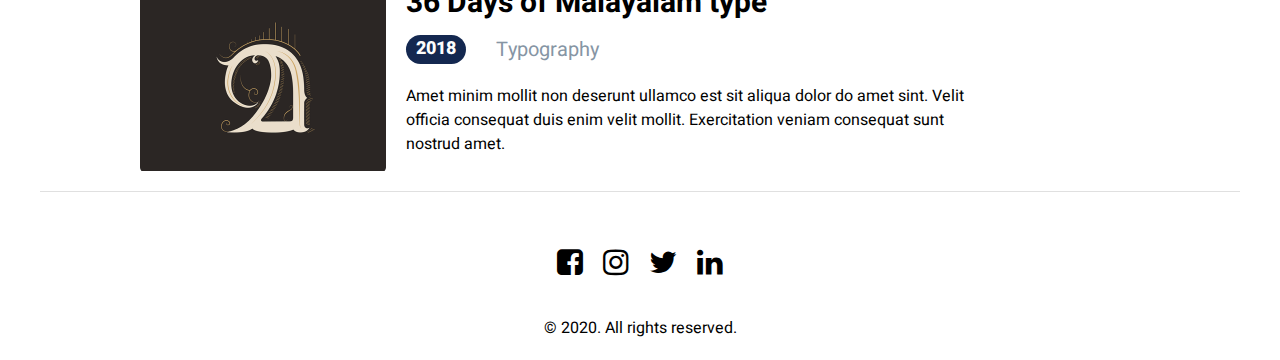
<file: HTML & CSS Assignment/Assignment 2/index.html>
<!DOCTYPE html>
<html lang="en">
  <head>
    <meta charset="UTF-8" />
    <meta name="viewport" content="width=device-width, initial-scale=1.0" />
    <title>Personal Blog</title>
    <link
      rel="stylesheet"
      href="https://cdnjs.cloudflare.com/ajax/libs/font-awesome/4.7.0/css/font-awesome.min.css"
    />

    <link rel="stylesheet" href="css/style.css" />
  </head>
  <body>
    <!-- Header -->
    <header>
      <nav class="navbar">
        <ul class="nav-links">
          <li><a href="work.html">Work</a></li>
          <li><a href="blog.html">Blog</a></li>
          <li><a href="contact.html">Contact</a></li>
        </ul>
      </nav>
    </header>
    <!-- Main Content -->
    <main>
      <section>
        <div class="container">
          <div>
            <h1 class="head">Hi, I am John,<br />Creative Technologist</h1>
            <p class="headText">
              Amet minim mollit non deserunt ullamco est sit aliqua dolor do
              amet <br />sint. Velit officia consequat duis enim velit mollit.
              Exercitation veniam <br />consequat sunt nostrud amet.
            </p>
            <a href="download.html" class="download">Download Resume</a>
          </div>

          <!-- <button>Download Resume</button> -->

          <div class="image">
            <img src="/Assignment 2/images/Johnphoto.png" alt="" />
          </div>
        </div>
      </section>
      <!-- cards -->
      <section class="back">
        <div class="container2">
          <div class="smallButton">
            <div class="recentPost">Recent Post</div>
            <div class="viewAll"><a href="#">ViewAll</a></div>
          </div>
          <div class="cards">
            <div class="cardContainer">
              <h2 class="cardtitle">Making a design system from scratch</h2>
              <div class="cardContent">
                <span>12 Feb 2020</span> | <span>Design, Pattern</span>
              </div>
              <p class="cardText">
                Amet minim mollit non deserunt ullamco est sit <br />
                aliqua dolor do amet sint. Velit officia consequat <br />
                duis enim velit mollit. Exercitation veniam <br />
                consequat sunt nostrud amet.
              </p>
            </div>
            <!-- Card2container -->
            <div class="cardContainer">
              <h2 class="cardtitle">Creating pixel perfect icons in Figma</h2>
              <div class="cardContent">
                <span>12 Feb 2020</span> | <span>Figma, Icon Design</span>
              </div>
              <p class="card Text">
                Amet minim mollit non deserunt ullamco est sit <br />
                aliqua dolor do amet sint. Velit officia consequat <br />
                duis enim velit mollit. Exercitation veniam <br />
                consequat sunt nostrud amet.
              </p>
            </div>
          </div>
        </div>
      </section>
      <!-- Featured Work -->
      <section>
        <div class="container4">
          <div class="feature">Feature works</div>
          <!-- feature1 -->
          <div class="CardFeature">
            <img
              src="/Assignment 2/images/image.png"
              alt=""
              class="featureimage"
            />
            <div class="features">
              <h2 class="name">Designing Dashboards</h2>
              <div class="desc">
                <span class="year">2020</span>
                <span class="topic">Dashboard</span>
              </div>
              <p class="headText">
                Amet minim mollit non deserunt ullamco est sit aliqua dolor do
                amet sint. Velit <br />
                officia consequat duis enim velit mollit. Exercitation veniam
                consequat sunt <br />
                nostrud amet.
              </p>
            </div>
          </div>
          <!-- feature2 -->
          <div class="CardFeature">
            <img
              src="/Assignment 2/images/image copy.png"
              alt=""
              class="featureimage"
            />
            <div class="features">
              <h2 class="name">Vibrant Portraits of 2020</h2>
              <div class="desc">
                <span class="year">2020</span>
                <span class="topic">Illustration</span>
              </div>
              <p class="headText">
                Amet minim mollit non deserunt ullamco est sit aliqua dolor do
                amet sint. Velit <br />
                officia consequat duis enim velit mollit. Exercitation veniam
                consequat sunt <br />
                nostrud amet.
              </p>
            </div>
          </div>
          <!-- feature3 -->
          <div class="CardFeature">
            <img
              src="/Assignment 2/images/image copy 2.png"
              alt=""
              class="featureimage"
            />
            <div class="features">
              <h2 class="name">36 Days of Malayalam type</h2>
              <div class="desc">
                <span class="year">2018</span>
                <span class="topic">Typography</span>
              </div>
              <p class="cardText">
                Amet minim mollit non deserunt ullamco est sit aliqua dolor do
                amet sint. Velit <br />
                officia consequat duis enim velit mollit. Exercitation veniam
                consequat sunt <br />
                nostrud amet.
              </p>
            </div>
          </div>
        </div>
      </section>
      <!-- Foooter -->
    </main>
    <footer>
      <div class="elements">
        <ul>
          <li>
            <a href="facebook.com"
              ><i class="fa fa-brands fa-facebook-square"></i
            ></a>
          </li>
          <li>
            <a href="instagram.com"
              ><i class="fa fa-brands fa-instagram"></i
            ></a>
          </li>
          <li>
            <a href="twitter.com"
              >
              <i class="fa fa-brands fa-twitter"></i
            >
            </a>
          </li>
          <li>
            <a href="linkdin.com"
              >
            <i class="fa fa-brands fa-linkedin"></i
            ></a>
          </li>
        </ul>
      </div>
      <div class="copyright">
        <div>© 2020. All rights reserved.</div>
      </div>
    </footer>
  </body>
</html>
</file>
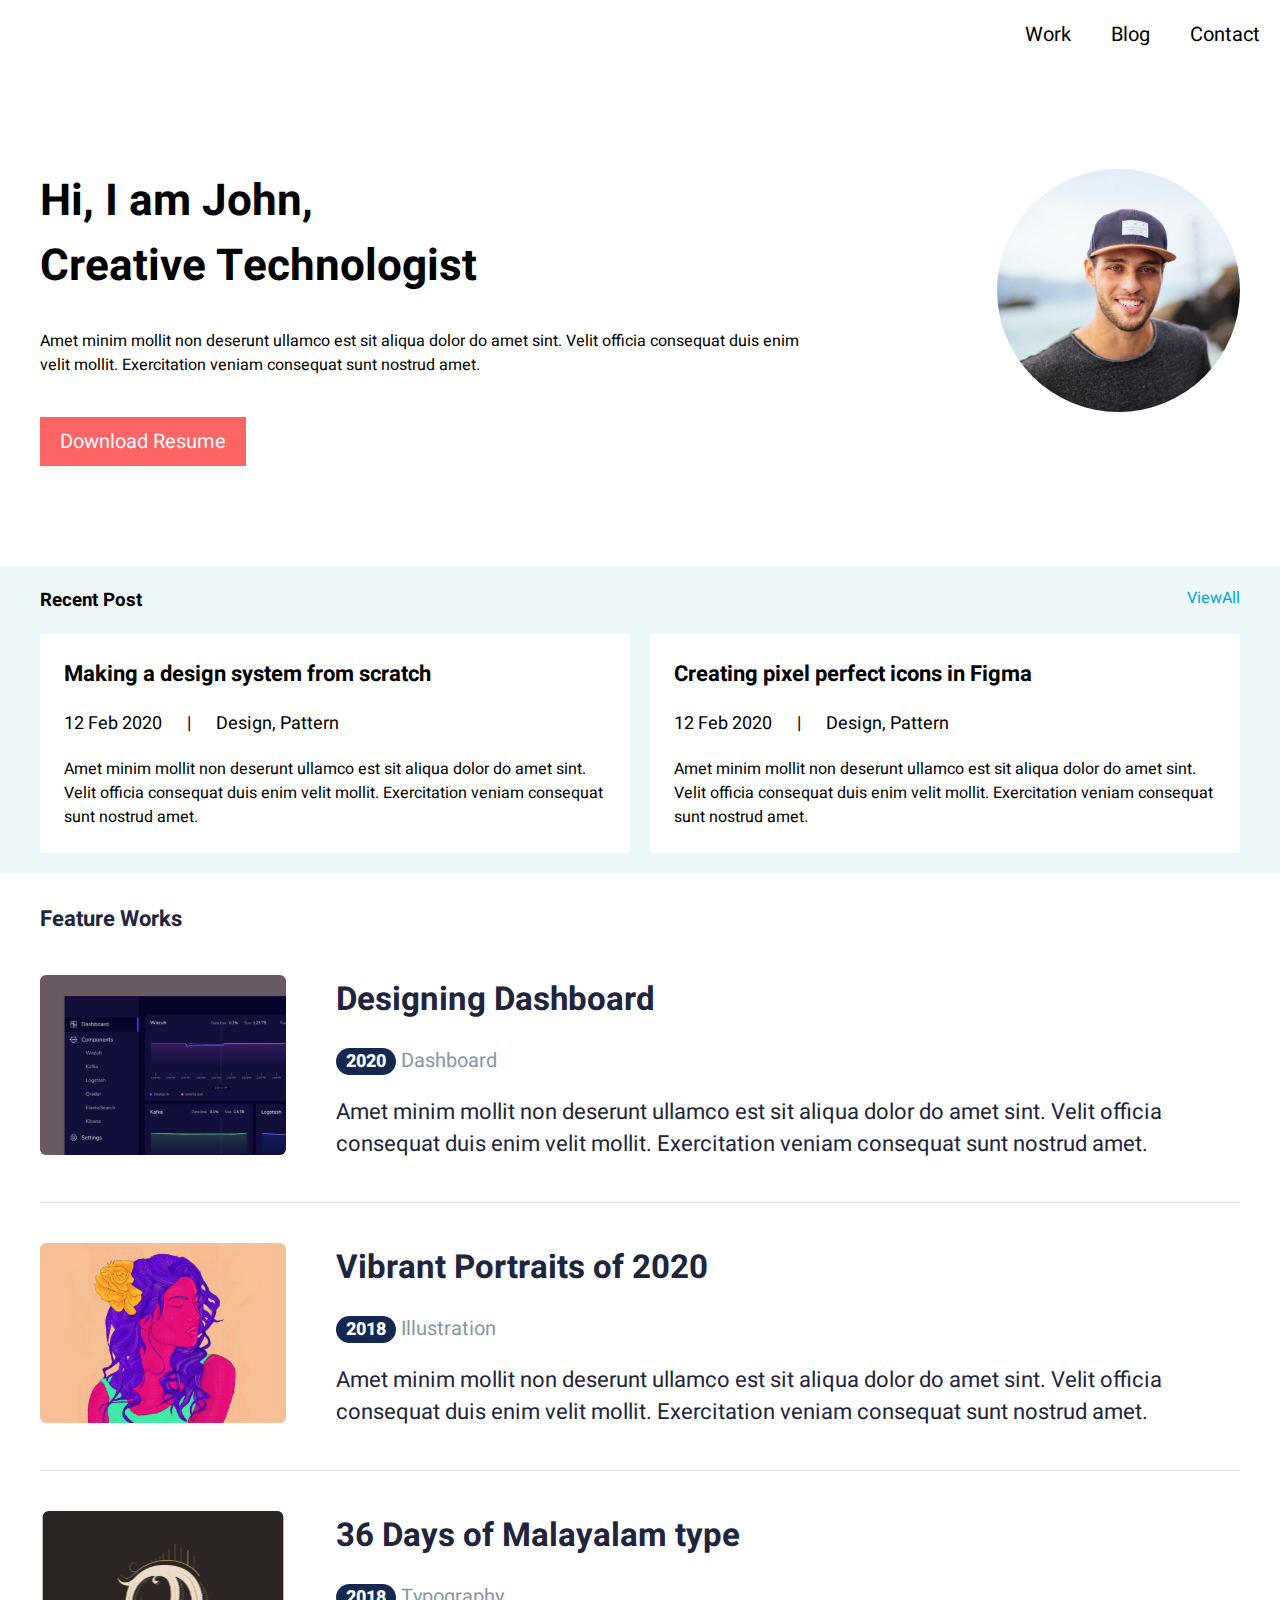
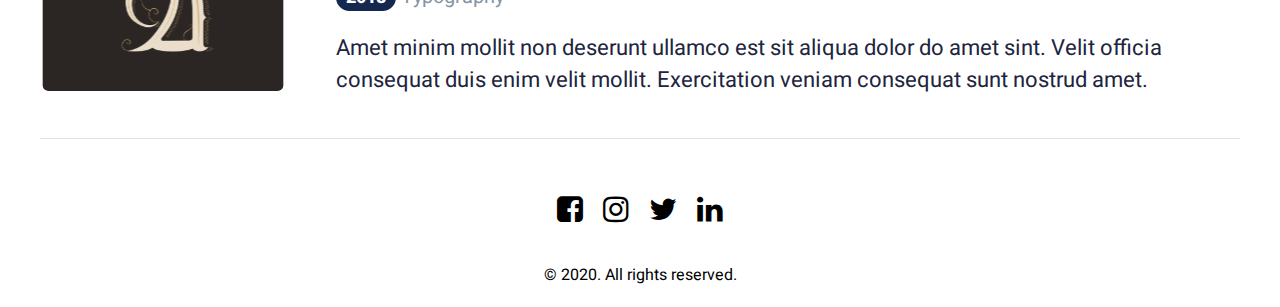
<file: HTML & CSS Assignment/Assignment 5/index.html>
<!DOCTYPE html>
<html lang="en">
  <head>
    <meta charset="UTF-8" />
    <meta name="viewport" content="width=device-width, initial-scale=1.0" />
    <title>Document</title>
    <link rel="stylesheet" href="/Assignment 5/css/style.css" />
    <link rel="stylesheet" href="css/responsive.css">
    <link
      rel="stylesheet"
      href="https://cdnjs.cloudflare.com/ajax/libs/font-awesome/4.7.0/css/font-awesome.min.css"
    />

  </head>
  <body>
    <!-- header  -->
    <header>
      <nav class="navbar">
        <ul class="nav-links">
          <li><a href="work.html">Work</a></li>
          <li><a href="blog.html">Blog</a></li>
          <li><a href="contact.html">Contact</a></li>
        </ul>
      </nav>
      <div class="hamburger">
        <img src="/Assignment 5/images/hamburger.svg" alt="">
      </div>
    </header>
    <!-- banner  -->
    <section class="banner">
      <div class="container">
        <div class="profile">
        <div class="profileData">
          <h1>Hi, I am John,<br />Creative Technologist</h1>
          <p>
            Amet minim mollit non deserunt ullamco est sit aliqua dolor do amet
            sint. Velit officia consequat duis enim velit mollit.
            Exercitation veniam consequat sunt nostrud amet.
          </p>
          <a href="download.html">Download Resume</a>
        </div>
        <div class="profileImg">
          <img src="/Assignment 5/images/Johnphoto.png" alt="" />
        </div>
        </div>
      </div>
    </section>

    <!-- Recent Posts  -->
    <section class="postSection">
      <div class="container">
        <div class="postContent">
          <div class="recentButton"><h3>Recent Post</h3>
          <div class="viewAll"><a href="#">ViewAll</a></div>
          </div>
          <!-- posts  -->
          <div class="recentPosts">
            <!-- post 1  -->
            <div class="postData">
              <h2>Making a design system from scratch</h2>
              <div class="cardDates">
                <span>12 Feb 2020</span> | <span>Design, Pattern</span>
              </div>
              <p>
                Amet minim mollit non deserunt ullamco est sit aliqua dolor do
                amet sint. Velit officia consequat duis enim velit mollit.
                Exercitation veniam consequat sunt nostrud amet.
              </p>
            </div>
            <!-- post 2  -->
             <div class="postData">
              <h2>Creating pixel perfect icons in Figma</h2>
              <div class="cardDates ">
                <span>12 Feb 2020</span> | <span>Design, Pattern</span>
              </div>
              <p>
                Amet minim mollit non deserunt ullamco est sit aliqua dolor do
                amet sint. Velit officia consequat duis enim velit mollit.
                Exercitation veniam consequat sunt nostrud amet.
              </p>
            </div>
            </div>
          </div>
        </div>
      </div>
    </section>
      <!-- feature works -->
     <section class="">
           <div class="container">
             <div class="featureWorks">
                <h3>Feature Works</h3>
                <!-- Feature work card  -->
                 <div class="featureCard">
                    <div class="featureImg">
                         <img src="/Assignment 5/images/featureImg1.svg"  alt="" />
                    </div>
                    <div class="featureDesc">
                        <h2>Designing Dashboard</h2>
                        <div class="featureYear">
                              <span class="year">2020</span>
                               <span class="topic">Dashboard</span>
                        </div>
                        <p>Amet minim mollit non deserunt ullamco est sit aliqua dolor do amet sint. Velit officia consequat duis enim velit mollit. Exercitation veniam consequat sunt nostrud amet.
                        </p>
                    </div>
                 </div>
                 <!-- Feature work card 2  -->
                  <div class="featureCard">
                    <div class="featureImg">
                         <img src="/Assignment 5/images/featureImg2.svg"  alt="" />
                    </div>
                    <div class="featureDesc">
                        <h2>Vibrant Portraits of 2020</h2>
                        <div class="featureYear">
                              <span class="year">2018</span>
                               <span class="topic">Illustration</span>
                        </div>
                        <p>Amet minim mollit non deserunt ullamco est sit aliqua dolor do amet sint. Velit officia consequat duis enim velit mollit. Exercitation veniam consequat sunt nostrud amet.
                        </p>
                    </div>
                 </div>
                 <!-- Feature work card 3  -->
                  <div class="featureCard">
                    <div class="featureImg">
                         <img src="/Assignment 5/images/featureImg3.svg"  alt="" />
                    </div>
                    <div class="featureDesc">
                        <h2>36 Days of Malayalam type</h2>
                        <div class="featureYear">
                              <span class="year">2018</span>
                               <span class="topic">Typography </span>
                        </div>
                        <p>Amet minim mollit non deserunt ullamco est sit aliqua dolor do amet sint. Velit officia consequat duis enim velit mollit. Exercitation veniam consequat sunt nostrud amet.
                        </p>
                    </div>
                 </div>
             </div>
           </div>
     </section>

      <!-- Footer  -->
     <footer>
        <div class="elements">
        <ul>
          <li>
            <a href="facebook.com"><i class="fa fa-brands fa-facebook-square"></i></a>
          </li>
          <li>
            <a href="instagram.com"><i class="fa fa-brands fa-instagram"></i></a>
          </li>
          <li>
            <a href="twitter.com"><i class="fa fa-brands fa-twitter"></i>
            </a>
          </li>
          <li>
            <a href="linkdin.com"><i class="fa fa-brands fa-linkedin"></i></a>
          </li>
        </ul>
      </div>
      <div class="copyright">
        <div>© 2020. All rights reserved.</div>
      </div>
     </footer>
  </body>
</html>
</file>
<file: css.css>
*{
    margin: 0;
    padding: 0;
    
  font-family: "DM Sans", sans-serif;
  font-optical-sizing: auto;


}
.nav-container{
    width: 1300px;
    padding: 12px;
    display: flex;
    align-items: center;
    justify-content: center;
    margin: 12px auto;
}
.nav-container header{
    width: 100%;
    font-weight: 700;
    font-size: 16px;
    color: #1E0E62;
    display: flex;
    justify-content: space-between;
    align-items: center;
    padding: 12px 12px;
    margin-bottom: 40px;
}


.acclink{
    background-color: palevioletred;
    padding: 10px;
    color: white;
    text-decoration: none;
    border-radius:20px;
    padding-left: 5px;
    padding-right: 5px
}

.container2{
    background-color:none ;
    padding: 20px;
    border-radius: 10px;
    text-align: center;
}



.nav-container header{
    justify-content: center;
    align-items: center;
    display: flex;
}

.container2 p{
    font-family: DM Sans;
    font-weight: 500;
    font-size: 22px;
    line-height: 32px;
    letter-spacing: 0px;
    text-align: center;
    color: #15143966;
    margin-bottom: 4rem;

}

.signup{
    color: white;
    background-color: #FF6B6B;
}

.list{
    color: #15143966;
    display: flex;
    gap:60px;
    text-decoration: none;
    list-style: none;
    letter-spacing: 0px;
    font-weight: 500;
    margin: 0 23px;

}

.signup{
    background: #25DAC5;
    width: 100;
    height: 40;
    border-radius: 100px;

}

.container2 h1{
    font-family: DM Sans;
    font-weight: 700;
    text-align: center;
    color: #1E0E62;
    font-family: DM Sans;
    font-size: 58px;
    line-height: 70px;
    letter-spacing: -1px;
    text-align: center;  
    margin-bottom: 3rem; 

}

.container3{
    display: flex;
    justify-content: center;
    align-items: space-between;
    flex-direction: row;
    padding: 20px;
    
}

.container3 p{
    display: flex;
    color: rgba(21, 20, 57, 0.4);

}

.img{
    width: 170px;
    height: 110px;
    border-radius: 10px;
    margin-right: 20px;
    justify-content: space-between;
    align-items: space-between;
}



.card{
    display: flex;
    flex-direction: column;
    align-items: center;
    justify-content: center;
    margin-right: 20px;
    height: 247.2px;
    width: 228px;
}

.container2{
    height: 387px;
    width: 714px;
    margin: 0 auto;
}
</file>
<file: Assignment 4/css/style.css>
@import url('https://fonts.googleapis.com/css2?family=Montserrat:ital,wght@0,100..900;1,100..900&display=swap');

*{
    margin: 0;
    padding: 0;
    font-family: "Montserrat", sans-serif;
    
}

body{
    overflow-x: hidden; 
    /* overflow-y: hidden; Hides vertical scrollbar */

}

/* container  */
.container{
    max-width: 1200px;
    /* width: 90%; */
    margin: 0 auto;
    /* border: 2px solid; */

    padding: 0 60px;
}


/* header  section */
.header{
    display: flex;
    justify-content: space-between;
    /* border: 2px solid; */
    padding: 10px; 
    align-items: center;
}

.companyLogo{
    margin-right: 40px;
    color: white;
}

.companyLogo a{
    color: #fff;
    text-decoration: none;
    font-size: 24px;
    font-weight: 600;
}
.navbar{
    display: flex;
    justify-content: space-between;
    align-items: center;
    /* border: 2px solid; */
    flex: 8;
}
.navLinks ul{
    display: flex;
    list-style: none;
    gap:20px;
    
}

.navLinks a{
    text-decoration: none;
    color: white;
}
.navButtons{
    display: flex;
    gap: 45px;
    align-items: center;
}

.navButtons a{
    text-decoration: none;
    color: white;
}

.membership{
    background-color:rgba(35, 166, 240, 1);
    border-radius: 5px;
    padding: 15px 20px;
    gap: 15px;
}

.menuButton{
    display: none;
}

/* banner section */
.banner{
    background-image: url('/Assignment 4/images/background.svg');
    height: 100vh;
    margin: -75px;
    background-size: cover;
    background-position: center;
    background-repeat: no-repeat;  
    

}

.bannerFrame{
    display: flex;
    flex-direction: column;
    /* justify-items: center; */
     align-items: start;
     justify-content: center;
     height: 100%;
    /* border: 2px solid; */
}

.bannerHeading{
    color: white;
    /* align-items: start; */
    /* justify-content: start; */
}

.bannerHeading h1{
    color: white;
    font-size: 58px;
    font-weight: 800;
    margin-bottom: 35px;
}

.bannerHeading p{
    font-size: 20px;
    margin-bottom: 35px;
}
.bannerButtons{
    display: flex;
}
.bannerButtons{
    text-decoration: none;
    color: white;
    gap: 10px;
}

.qouteButton{
    background: rgba(35, 166, 240, 1);
    border-radius: 37px;
    padding: 15px 36px 15px 36px;
}

.qouteButton a,.learnMore a{
    text-decoration: none;
    color: white;
    font-size: 14px;
    font-weight: 700;

}

.learnMore{
    border-radius: 37px;
    padding: 15px 36px; 
    /* if the both top and bottom and right and left the use right and left one time  */
    border: 1px solid white;
}



/* description section */
.description{
    /* border: 2px solid; */
    background: rgba(37, 43, 66, 1);
    color: white;

}
.descriptionContent{
    display: flex;
    padding: 96px 96px;
    justify-content: center;
    text-align: center;
    gap: 100px;
}
.descriptionContent h4{
    margin-bottom: 10px;
}
.descriptionContent p{
    line-height: 1.5;
}
.descriptionImg{
    align-items: center;
    margin-bottom: 30px;
}



/* <!-- Industry Desginers Section --> */
.industry{
    background: rgba(142, 194, 242, 1);
    /* padding: 112px; */
}
.industryHeading{
   text-align: center;
   margin-bottom: 80px;
   color: white;
   /* padding:112px 0px 0px 0px; */
   /* padding-top: 112px; */
} 
.industryHeading h3{
    /* margin-bottom: 20px; */
    font-size: 40px;
}

.desginerCard{
    display: flex;
    color: black;
    /* padding: 0px 90px; */
    gap: 100px;
    position: relative;
    justify-content: space-evenly;
    /* margin-bottom: 144px; */
}
.designer{
    background-color: #fff;
    position: relative;
    /* margin-bottom: 112px; */
}

.designer img{
max-width: 100%;

}
.designerInformation {
    padding: 20px 40px;
}

.designerInformation h4{
    font-size: 24px;
}

.designerInformation  h5{
    color: rgba(115, 115, 115, 1);
}

.designerInformation p{
    color: rgba(115, 115, 115, 1);
    line-height: 20px;
    letter-spacing: 0.2px;
}

.designerInformation  h5,.designerInformation  img, .designerInformation  p{
margin-bottom: 15px;
}
.profileImg img{
    border-radius: 50%;
    height: 72px;
    width: 72px;
    top: 10px;
    left:-50px;
    position:absolute;
}

.industryContent{
    padding: 112px 0px;
}


/* <!-- Industry Projects cards  --> */

.industryProjectsCards{
    background: rgba(37, 43, 66, 1);
    color: white;
    /* border: 2px solid; */
}


.projectCards{
    display: flex;
    gap: 20px;
    /* margin-bottom: 120px; */
}

.projectCards img{
     max-width: 100%;
}

.projectDescription{
    position: absolute;
    bottom: 0;
    left: 0;
    padding: 50px 20px;
    background: linear-gradient(180deg, rgba(0, 0, 0, 0) 14.58%, rgba(56, 56, 56, 0.84) 100%);
    flex-direction: column;
    z-index: 1;
}

.projectDescription h6, .projectDescription p{
    margin-bottom: 20px;
}
.projectDescription a{
    color: #fff;
    text-decoration: none;
    background-color: rgba(35, 166, 240, 1);
    
}

.colContent li{
    margin-bottom: 20px;
}
.projectCardContent{
    position: relative;
    
}

.viewProject a{
    border-radius: 37px;
    padding: 10px 36px;
    /* margin-bottom: 200px; */
}

 /* <!-- Footer --> */
.footer{
    background: rgba(37, 43, 66, 1);
    color: rgba(255, 255, 255, 1);

}
.footerContents{
    display: flex;
    justify-content: space-around;
    padding: 50px 50px;
    /* align-items: start; */
}

.footerContents ul{
    list-style: none;
}
.footerContents a{
    color: rgba(255, 255, 255, 1);
    text-decoration: none;
    font-size: 14px;
    margin-bottom: 14px;
}

.footerContents h5{
    margin-bottom: 20px;
    font-size: 16px;
}

.footerImg{
    display: flex;
    align-items: center;
    gap: 10px;
    font-size: 14px;
}

.footerImg img{
    width: 24px;
    height: 24px;


}

 /* Bottom Footer  */

.socialMedia {
    display: flex;
} 

.socialMedia a{
    text-decoration: none;
    list-style: none;
    color: rgba(35, 166, 240, 1);
    list-style-type: none;
}


.bottomFooter h6{
    color: rgba(115, 115, 115, 1);

}

/* .socialMedia */
.bottomFooter{
    display: flex;
    justify-content: space-between;
    padding: 15px 0;
    
}

.socialIcon a{
    /* gap:200px; */
    padding: 0px 10px;
    color: rgba(35, 166, 240, 1);

}


/* Responsive  */
/* laptop */

@media screen and (min-width:992px) and (max-width: 1199px){
    
    .bannerFrame{
        padding: 0px 20px;
        /* border: 2px solid */
    }
    .companyLogo{
    margin-right: 20px;
    color: white;
    }
    
    .viewProject a{
    border-radius: 37px;
    padding: 1px 16px;
    font-size: 14px;
    /* margin-bottom: 200px; */
    }
    .projectDescription{
    position: absolute;
    bottom: 0;
    left: 0;
    padding: 30px 20px;
    background: linear-gradient(180deg, rgba(0, 0, 0, 0) 14.58%, rgba(56, 56, 56, 0.84) 100%);
    flex-direction: column;
    z-index: 1;
} 
.footerContents{
    display: flex;
    justify-content: space-around;
    padding: 50px 10px;
    /* align-items: start; */
}

.descriptionContent{
    display: flex;
    padding: 90px 9px;
    justify-content: center;
    text-align: center;
    gap: 100px;
}
.desginerCard{
    display: flex;
    color: black;
    padding: 10px 50px;
    position: relative;
    justify-content: space-evenly;
    /* margin-bottom: 144px; */
}

}




 
/* ..............................................  */
/* tablet    */
@media screen and (min-width: 768px ) and (max-width:991px){
    .container{
        padding: 0px 20px;
        margin: 0 auto;
        /* border: 2px solid; */
        /* color: red; */
    }
    .membership{
    border-radius: 5px;
    padding: 5px 10px;
    gap: 15px;
    }
    .navbar {
        display: flex;
    justify-content: space-between;
    align-items: center;
    /* border: 2px solid; */
    flex: 4;
    }
     .navLinks ul li a{
        font-size: 13px;
    }
     .viewProject a{
    border-radius: 37px;
    padding: 1px 16px;
    font-size: 13px;
    /* margin-bottom: 200px; */
    }
    .descriptionContent{
    display: flex;
    padding: 90px 7px;
    justify-content: center;
    text-align: center;
    gap: 100px;
    }

     .projectDescription{
    position: absolute;
    bottom: 0;
    left: 0;
    padding: 30px 20px;
    background: linear-gradient(180deg, rgba(0, 0, 0, 0) 14.58%, rgba(56, 56, 56, 0.84) 100%);
    flex-direction: column;
    z-index: 1;
} 
    .desginerCard{
    display: flex;
    color: black;
    padding: 0px 00px;
    gap: 80px;
    position: relative;
    justify-content: space-evenly;
    /* margin-bottom: 144px; */
}
    
}




/* Responsive for mobile  */
/* @media (max-width:600px){
   
   .descriptionContent{
    display: block;
    padding: 100px 100px;
    justify-content: center;
    text-align: center;
    gap: 100px;
}

   .content{
    margin-bottom: 100px;
   }


   .industryHeading{
   text-align: center;
   margin-bottom: 80px;
   color: white;
   /* padding:112px 0px 0px 0px; 
   padding-top: 112px;
    } 
    .industryHeading p{
        align-items: center;
        text-align: center;
    }

    .desginerCard{
    display: block;
    color: black;
    padding: 10px 90px;
    /* gap: 100px; 
    position: relative;
    justify-content: space-evenly;
    /* margin-bottom: 144px; 
}
.footerContents{
    display: flex;
    justify-content: space-around;
    padding: 50px 10px;
    /* align-items: start; 
}
}

@media(max-width:600px) 
{
    .navLinks ul{
        font-size: 30px;
    }
} */


/* Responsive Mobile design  */

@media screen and (min-width:375px) and (max-width : 450px){
    /* .container{
        padding: -10px 5px;
        margin: 0 auto;
        /* border: 2px solid; */
        /* color: red; */
    } */
    .navLinks{
        display: none;
    }

    .navButtons{
        display: none;
    }

    .menuButton{
        display: flex;
        justify-content: end;
    }
    .header{
        gap: 60%;
    }
    .descriptionContent{
    display: block;
    padding: 70px 70px;
    justify-content: center;
    text-align: center;
    /* gap: 100px; */
    }
     .descriptionContent p{
    margin-bottom: 70px;
    }
    .desginerCard{
    display: block;
    color: black;
    /* padding: 0px 30px; */
    gap: 100px;
    position: relative;
    justify-content: space-evenly;
    /* margin-bottom: 144px; */
}
   .profileImg{
    display: none;
   }
   .industryContent{
    padding: 20px 20px;
   }
   .projectCards{
    display: block;
   }

   .footerContents{
    display: block;
   }
}
</file>
<file: Assignment 5/css/style.css>
@import url("https://fonts.googleapis.com/css2?family=DM+Sans:ital,opsz,wght@0,9..40,100..1000;1,9..40,100..1000&family=Heebo:wght@100..900&display=swap");

*{
  margin: 0;
  padding: 0;
  font-family: "Heebo";
}

.container{
    max-width: 1200px;
    margin: 0 auto;
    /* border: 2px solid; */
}

.navbar ul{    
    display: flex;
    justify-content: end;
    gap:40px;
    list-style-type: none;
    font-size: 20px;
    color: rgba(0, 0, 0, 1);
    padding: 20px;
}

.navbar a{
    text-decoration:none ;
    color: rgba(0, 0, 0, 1);
}

.hamburger{
    display: none;
}

.profileData{
    display: flex;
    flex-direction: column;
    align-items: flex-start;
    flex:0.8;
}
.profileData h1{
    font-size: 44px;
    margin-bottom: 30px;
}

.profileData p{
    margin-bottom: 40px;
}


.profileData a{
    color: aliceblue;
    text-decoration: none;
    background: rgba(255, 100, 100, 1);
    padding: 10px 20px;
    font-size: 20px;
}
.profileImg img{
    /* display: flex; */
    width: 243px;
    height: 243px;
    border-radius: 50%;
    overflow: hidden;
    object-fit: cover;
    
}

.profile{
    display: flex;
    justify-content: space-between;
    /* margin-bottom: 60px; */
    padding: 100px 0px;
}

.postSection{
    background: rgba(237, 247, 250, 1);
}
.postContent{
    padding: 20px 0px;
}

.recentPosts{
    display: flex;
    gap:20px;
    justify-content: space-between;
}

.postData{
    background-color: white;
    padding: 24px 24px;
}
.postData h2{
    margin-bottom: 20px;
    font-size: 22px;
}

.viewAll a{
    text-decoration: none;
    color: rgba(0, 168, 204, 1);
}

.cardDates{
    gap: 25px;
    display: flex;
    font-size: 18px;
    margin-bottom: 20px;
}

.recentButton{
    display: flex;
    justify-content: space-between;
    margin-bottom: 20px;
}

.featureWorks{
    padding: 30px 0px;
}

.featureImg:hover{
    transform: scale(1.05);
    transition: 0.3s;
}


.featureWorks h3{
    font-size: 22px;
    /* font-weight: 400; */
    color:  rgba(33, 36, 61, 1);

}
.featureCard{
    display: flex;
    gap:50px;
    padding: 40px 0;
    border-bottom: 1px solid rgba(224, 224, 224, 1);
    /* align-items: start; */
    /* border-bottom: 1px solid rgba(224, 224, 224, 1); */
    /* margin-bottom: 30px; */
}
.featureDesc{
    /* display: flex; */
    color: rgba(33, 36, 61, 1);
    font-size: 22px;
    /* padding:0px 20px 20px 10px; */
}

.featureDesc h2{
    margin-bottom: 20px;
}
.featureImg img{
    width: 246px;
    height: 180px;
    /* padding: 40px 0px 20px 0px; */
}

.featureYear{
    gap:20px;
    margin-bottom: 20px;
}

.year{
    font-size: 18px;
    color: rgb(252, 253, 253);
    background: rgba(20, 40, 80, 1);
    padding: 0px 10px;
    border-radius: 100px;
    font-weight: 800;
}

.topic{
    color: rgba(134, 149, 164, 1);
    font-size: 20px;
}
footer{
    /* background: rgba(237, 247, 250, 1); */
    padding: 20px;
    display: flex;
    justify-content: center;
    align-items: center;
    flex-direction: column;

}

.elements i:hover{
    transform: scale(1.05);
    transition: 0.3s;
    color: rgba(217, 34, 49, 1);
}

.elements ul{
    display: flex;
    align-items: center;
    justify-content: center;
    margin-bottom: 30px;
    color: black;
    gap: 20px;                    
    list-style: none;
}
.elements a{
    font-size: 30px;
    color: black;
    text-decoration: none;
    margin-bottom: 30px;
}
.copyright{
    display: flex;
    flex-direction: column;
    align-items: center;
    font-size: 16px;
    color: rgba(0, 0, 0, 1);
}
</file>
<file: Assignment 5/css/responsive.css>
@media screen and (max-width:1199px){
    .profile{
        padding: 50px 20px;
    }
}

@media screen and (max-width:991px){
    .profile{
        padding: 20px 30px;
    }
    .postContent{
        padding: 20px 20px;
    }
    .featureWorks{
        padding: 10px 20px;
    }


}


@media screen and (max-width:767px){
    .navbar{
        display: none;
    }
    .hamburger{
        display: flex;
        justify-content: end;
        padding: 15px 10px;
    }
    .profile{
        flex-direction: column-reverse;
        justify-content: center;
        align-items: center;
    } 
    .profileData,.profile{
        align-items: center;
        text-align: center;
    }
    .recentPosts{
        flex-wrap: wrap;
    }
    .featureWorks{
        flex-wrap: wrap;
    }
    .featureWorks h3{
        text-align: center;
        font-weight: 400;
    }
    .featureCard{
        flex-wrap: wrap;
        display: block;
    }
    .featureImg img{
        width: 339px;
        height: 230px;
        border-radius: 6px;

    }
    .viewAll{
        display: none;
    }
    .recentButton{
        display: flex;
        text-align: center;
        justify-content: center
    }

    .recentButton h3{
        text-align: center;
        font-size: 18px;
        font-weight: 400;
    }
}
</file>
<file: Assignment 6/css/style.css>
/* Work Sans  */
@import url('https://fonts.googleapis.com/css2?family=Work+Sans:ital,wght@0,100..900;1,100..900&display=swap');
/* Crimson text  */
@import url('https://fonts.googleapis.com/css2?family=Crimson+Text:ital,wght@0,400;0,600;0,700;1,400;1,600;1,700&display=swap');
*{
    margin: 0;
    padding: 0;
    font-family: "Work Sans";
}

.container{
    max-width: 1180px;
    margin: 0 auto;
    /* border: 2px solid black; */
}

/* Navbar  */
header{
    background-color: rgba(116, 198, 157, 1);
}
.companyNavbar{
    background-color: rgba(116, 198, 157, 1);
    display: flex;
    justify-content: space-between;
    align-items: center;
    padding: 20px 0px;
}

.companyLogo img{
    height: 45px;
}
.navLinks{
    display: flex;
    list-style: none ;
    gap: 30px;
    align-items: center;
    justify-content: center;
}


.navLinks a{
    text-decoration: none;
    color: white;
}

.hamburger{
    display: none;
    color: white;
}
.hamburger a img{
    width: 35px;
    height: 35px;
    color: white;
}

/* Welcome Banner  */
.welcome{
    background-color: rgba(116, 198, 157, 1);
}

.welcomeBanner{
    display: flex;
    padding: 80px 0px;
}

.welcomeContent{
    color: white;
}

.welcomeContent h5{
    margin-bottom: 15px;
}
.welcomeContent p{
    margin-bottom: 45px;
}
.welcomeContent a{
    color: black;
    text-decoration: none;
    font-size: 20px;
    border-radius: 3px;
    background-color: white;
    align-items: center;
    padding: 12px 45px;
}
h2{
    font-family: "Crimson Text", serif;
    font-size: 40px;
    margin-bottom: 15px;
}

.welcomeImg img{
    width: 640px;
    height: 378px;
    /* border: 2px solid; */
}
/* partners  */

/* .partnersContent{
    text-align: center;
} */

.partnerImgs ul{
    display: flex;
    justify-content: space-between;
    list-style: none;
    gap:40px;
}

.partnerImgs ul li img{
    max-width: 100%;
}

.partners{
    align-items: center;
    justify-content: center;
    text-align: center;
    padding: 60px 0px   ;
}

.learnMore a, .viewTeam a{
    background-color: black;
    text-decoration: none;
    color: white;
    padding: 12px 30px;
    border-radius: 5px;
}

.partnersContent h2, .partnersContent h5, .partnersContent p{
    margin-bottom: 20px;
}

.partnerImgs{
    margin-bottom: 40px;
}

.description{
    /* border: 2px solid black; */
    padding: 20px 0px;
}

.descriptionBanner{
    display: flex;
    /* border: 2px solid; */
    gap: 120px;
}

.descContent{
    display: flex;
    justify-content: center;
    align-items: start;
    flex-direction: column;    
}

.descContent p{
    margin-bottom: 35px;
}
.descImg1 img{
    max-width: 600px;       
    /* max-width: 100%;  */
    height: 430px;
    /* border: 2px solid; */
}

.descImg2 img{
    width: 600px;
    height: 500px;
    /* border: 2px solid; */
}
.reverse{
    flex-flow: row-reverse;
}

.profile{
    padding: 100px 0px;
}

.profileCards{
display: flex;
justify-content: space-around;
margin-bottom: 50px; 
}

.profileCard{
    border: 2px solid  rgba(255, 255, 255, 1);
    padding: 20px 40px;
    box-shadow: 3px 4px 12px 1px rgba(0, 0, 0, 0.25);
}

.profileImg{
    border-radius: 50%;
    border: 2px solid black;
    /* margin-bottom: 20px; */

}

.profileImg img{
    height: 175px;
    width: 175px;
    border-radius: 50%;
    
}

.profileHeadings{
    text-align: center;
    margin-bottom: 45px;
}

.greenText{
    color: rgba(116, 198, 157, 1);
    letter-spacing: 5px;

}
.profile .viewTeam{
    text-align: center;
}

.card h4{
    font-size: 24px;
    margin-bottom: 15px;
    font-family: "Crimson Text";
}

.card h5{
    color: rgba(33, 37, 41, 0.75);
    font-weight: 400;
}

.profileHeadings h2, .profileHeadings h5, .profileHeadings p{
    margin-bottom: 20px;
}

.socialMedia{
    display: flex;
    justify-content: space-around;
    background: rgba(116, 198, 157, 1);
    padding: 50px 0px;
}
.socialIcon ul{
    display: flex;
    gap:20px;
    list-style: none;
}
.socialIcon ul li i,.copyRight{
    color: white;
}

.socialIcon ul li img{
    width: 15px;
    height: 15px;
}




/* Services Page  */

.services{
    padding: 100px 20px;
}
.pricingCard{
    padding: 55px 30px;
}
.price h2{
    font-family: "Work Sans";
}
.price h5{
    color: rgba(33, 37, 41, 0.5);
    margin-bottom: 10px;
}
.servicesHeading{
    text-align: center;
    margin-bottom: 70px;
}

.servicesHeading h2, .servicesHeading h5, .servicesHeading p{
    margin-bottom: 20px;
}

.pricingCard{
    box-shadow: 3px 4px 12px 1px rgba(0, 0, 0, 0.25);
}
.pricing{
    display: flex;
    gap:105px;
}
.price{
    text-align: center;
}
.pricingCard ul{
    list-style: none;
}

.pricingDesc{
    margin-bottom: 45px;
}

span{
    font-size: 15px;
    color: rgba(33, 37, 41, 0.5);
    font-weight: 400;
}
.price{
    margin-bottom: 30px;
}
.price sub{
    font-size: 15px;
    color: rgba(33, 37, 41, 0.5);

}
.ticks{
    margin-bottom: 65px;
}

.pricingCard .learnMore{
   text-align: center;  
}

.pricingCard .learnMore a{
    border-radius: 5px;
}
</file>
<file: Assignment 6/css/responsive.css>
@media screen and (max-width:1199px){
  .companyNavbar{
        padding: 10px 30px;
      }
      .welcomeBanner{
        padding: 40px 60px;
      }
      .partners{
        padding: 40px 60px;
      }
       .partnerImgs ul{
        flex-wrap: wrap;
        /* display: block; */
      }
      .description{
        padding: 40px 60px;
      }
      .profile{
        padding: 40px 70px;
        gap:60px;
      }
      .profileCards{
        flex-wrap: wrap;
      }
      .welcomeImg img{
        max-width: 100%;
        height: auto;
      }
      .descImg1 img,.descImg2 img{
        max-width: 100%;
        height: auto;
      }
}

@media screen and (max-width:991px){
      .companyNavbar{
        padding: 10px 20px;
      }
      .welcomeBanner{
        padding: 30px 20px;
      }
      .partners{
        padding: 30px 20px;
      }
      .profile{
        padding: 30px 30px;
      }
       .partnerImgs ul{
        flex-wrap: wrap;
        display: flex;
        gap: 30px;
        justify-content: center;
        /* display: block; */
      }

      /* services  */
      .pricing{
        /* display: block; */
        padding: 20px 10px;
        gap: 20px;
      }
      .welcomeImg img{
        max-width: 100%;
        height: auto;
      }
      .descImg1 img,.descImg2 img{
        max-width: 100%;
        height: auto;
      }
      .profileCards{
        gap:20px;
      }
      .description{
        padding: 20px 20px;
      }
      
}

@media screen and (max-width:767px){
      .companyNavbar{
        padding: 10px 30px;
      }
      .hamburger{
        display: flex;
      }
      .navbar{
        display: none;
      }
      .welcomeBanner{
        display: flex;
        flex-direction: column-reverse;
        justify-content: center;
        align-items: center;
        
        /* flex-wrap: wrap; */
      }

      .welcomeContent h2,.descContent h2,.partnersContent h2{
        font-size: 28px;
      }
      .welcomeImg{
        flex-wrap: wrap;
      }
      .welcomeImg img{
        max-width: 100%;
        height: auto; 
      }
      
      .descImg1 img,.descImg2 img{
        max-width: 100%;
        height: auto;
      }
      .partnerImgs ul{
        flex-wrap: wrap;
        display: block;
      }
      .partnerImgs ul li{
        /* gap:300px; */
        padding: 20px 0px;
      }
      
      .descriptionBanner{
        flex-wrap: wrap;
        gap:30px;
        margin-bottom: 40px;
      }
      .description{
        padding: 20px 20px;
      }
      .profile{
        padding: 30px 0px;
        /* display: block; */
      }
      .profileCards{
        gap:40px;
        /* display: block; */
      }
      .services{
        padding: 20px 20px;
        gap:20px;
      }
      .pricing{
        flex-wrap: wrap;
        gap:40px;
      }
      .ticks{
        text-align: center;
      }
      .socialMedia {
        display: block;
      }

      .socialIcon ul{
        justify-content: center;
      }
      .copyRight{
        text-align: center;
      }
    }
</file>
<file: Assignment 7/css/style.css>
/* Work Sans  */
@import url('https://fonts.googleapis.com/css2?family=Work+Sans:ital,wght@0,100..900;1,100..900&display=swap');
/* Crimson text  */
@import url('https://fonts.googleapis.com/css2?family=Crimson+Text:ital,wght@0,400;0,600;0,700;1,400;1,600;1,700&display=swap');
*{
  font-family: "Work Sans";
}
h2{
  font-family: "Crimson Text";
  font-weight: 900;
}
.navbar-toggler-icon {
    background-image: url("data:image/svg+xml;charset=utf8,%3Csvg viewBox='0 0 30 30' xmlns='http://www.w3.org/2000/svg'%3E%3Cpath stroke='rgba(255, 255, 255, 1)' stroke-width='2' d='M4 7h22M4 15h22M4 23h22'/%3E%3C/svg%3E");
  }
.nav-link:hover {
  text-decoration: underline;
}

.bgGreen{
    background: rgba(116, 198, 157, 1);

}
.color{
  color: rgba(116, 198, 157, 1) ;
  letter-spacing: 5px;
  font-weight: 800;
}

.a i{
    color: white;
}

.paraColor{
  color: rgba(33, 37, 41, 0.5);

}
</file>
<file: HTML & CSS Assignment/Assignment 2/css/style.css>
@import url('https://fonts.googleapis.com/css2?family=DM+Sans:ital,opsz,wght@0,9..40,100..1000;1,9..40,100..1000&family=Heebo:wght@100..900&display=swap');

*{
    margin: 0px ;
    padding: 0px;
    font-family: "Heebo";
}

.navbar ul{
    
    display: flex;
    justify-content: end;
    gap:40px;
    font-size: 20px;
    text-decoration: none;
    list-style: none;
    color: rgba(0, 0, 0, 1);
    padding: 20px;

}
.navbar a{
    text-decoration: none;
    color: rgba(0, 0, 0, 1);
}
.head{
    font-size: 44px;
    margin-bottom: 30px;
}

.headText{
    font-size: 16px;
    margin-bottom: 40px;
}

.download{
    background: rgba(255, 100, 100, 1);
    color: aliceblue;
    border-color: none;
    padding: 10px 20px;
    font-size: 20px;
    text-decoration: none;
}
/* button{
    background: rgba(255, 100, 100, 1);
    color: aliceblue;
} */
.navlinks{
    list-style: none;
    display: flex;
    justify-content: space-between;
    width: 100%;
}


.container{
    max-width: 1200px;
    display: flex;
    align-content: center;
    padding: 110px;
    margin: 0 auto;
    justify-content: space-around;
    /* border: 2px solid rgb(5, 6, 6); */
}
.image{
    /* display: flex; */
    width: 243px;
    height: 243px;
    border-radius: 50%;
    overflow: hidden;
    
}
img{
    width: 100%;
    height: 100%;
    object-fit: cover;
}

.back{
    background: rgba(237, 247, 250, 1);

}
.cardContent{
    display: flex;
    /* justify-content: space-evenly; */
    gap: 25px;
    font-size: 16px;
    margin-bottom: 20px;
    
}
.smallButton{
    display: flex;
    justify-content: space-between;
    /* border: 2px solid rgba(0, 0, 0, 1); */
    margin: auto;
    padding: 30px 110px;
}
.recentPost{
    font-size: 22px;
}
.viewAll a{
    color: rgba(0, 168, 204, 1);
    font-size: 16px;
    justify-content: end;
    align-items: end;
    text-decoration: none;
    list-style: none;
}
.container2{
    width: 1200px;
    justify-content: center;
    /* border: 2px solid; */
    margin: auto;
}


.back{
    justify-content: center;
}
.cardContainer{
  display: flex;
  flex-direction: column;
  width: 425px;
  height:295px;
  padding:10px 20px;
  background: #ffffff;
  border-radius: 4px;
  margin-bottom: 20px;
  justify-content: center;
}
.cardtitle{
    font-size: 26px;
    margin-bottom: 20px;

}

.cards{
    display: flex;
    width: 1200px;
    gap:50px;
    margin-bottom: 10px;
    align-items: center;
    justify-content: center;
}

.cardtext{
    font-size: 16px;
}

.container4{
    max-width: 1200px;
    /* border: 2px solid rgba(0, 0, 0, 1); */
    /* justify-content: center; */
    margin: 0 auto;
    
}
.CardFeature{
    display: flex;
    /* align-items: start; */
    border-bottom: 1px solid rgba(224, 224, 224, 1);
    margin-bottom: 30px;
}

.feature{
    color: rgba(33, 36, 61, 1);
    font-size: 22px;
    padding:10px 20px 20px 100px;
    
}
.featureimage{
    width: 246px;
    height: 180px;
    padding: 10px 20px 20px 100px;
    align-items: center;
    justify-content: center;
}



.name{
    margin-bottom: 10px;
    font-size: 30px ;
}
.desc{
    margin-bottom: 20px;
    /* border: 2px solid rgba(0, 0, 0, 1); */
    gap: 30px;
    display: flex;
}

.topic{
    color: rgba(134, 149, 164, 1);
    font-size: 20px;
}


.year{
    font-size: 18px;
    color: rgb(252, 253, 253);
    background: rgba(20, 40, 80, 1);
    padding: 0px 10px;
    border-radius: 100px;
    font-weight: 800;
}


.featureimage:hover{
    transform: scale(1.05);
    transition: 0.3s;
}


.elements i:hover{
    transform: scale(1.05);
    transition: 0.3s;
    color: rgba(217, 34, 49, 1);
;
}

.elements ul{
    display: flex;
    align-items: center;
    justify-content: center;
    margin-bottom: 30px;
    color: black;
    gap: 20px;                    
    list-style: none;
}
.elements a{
    font-size: 30px;
    color: black;
    text-decoration: none;
    margin-bottom: 30px;
}
.logo{
    height: 30px;
    width: 30px;
    justify-content: center;
    padding: 5px;
}

footer{
    /* background: rgba(237, 247, 250, 1); */
    padding: 20px;
    display: flex;
    justify-content: center;
    align-items: center;
    flex-direction: column;

}

.copyright{
    display: flex;
    flex-direction: column;
    align-items: center;
    font-size: 16px;
    color: rgba(0, 0, 0, 1);
}
</file>
<file: HTML & CSS Assignment/Assignment 5/css/responsive.css>
@media screen and (max-width:1199px){
    .profile{
        padding: 50px 20px;
    }
}

@media screen and (max-width:991px){
    .profile{
        padding: 20px 30px;
    }
    .postContent{
        padding: 20px 20px;
    }
    .featureWorks{
        padding: 10px 20px;
    }


}


@media screen and (max-width:767px){
    .navbar{
        display: none;
    }
    .hamburger{
        display: flex;
        justify-content: end;
        padding: 15px 10px;
    }
    .profile{
        flex-direction: column-reverse;
        justify-content: center;
        align-items: center;
    } 
    .profileData,.profile{
        align-items: center;
        text-align: center;
    }
    .recentPosts{
        flex-wrap: wrap;
    }
    .featureWorks{
        flex-wrap: wrap;
    }
    .featureWorks h3{
        text-align: center;
        font-weight: 400;
    }
    .featureCard{
        flex-wrap: wrap;
        display: block;
    }
    .featureImg img{
        width: 339px;
        height: 230px;
        border-radius: 6px;

    }
    .viewAll{
        display: none;
    }
    .recentButton{
        display: flex;
        text-align: center;
        justify-content: center
    }

    .recentButton h3{
        text-align: center;
        font-size: 18px;
        font-weight: 400;
    }
}
</file>
